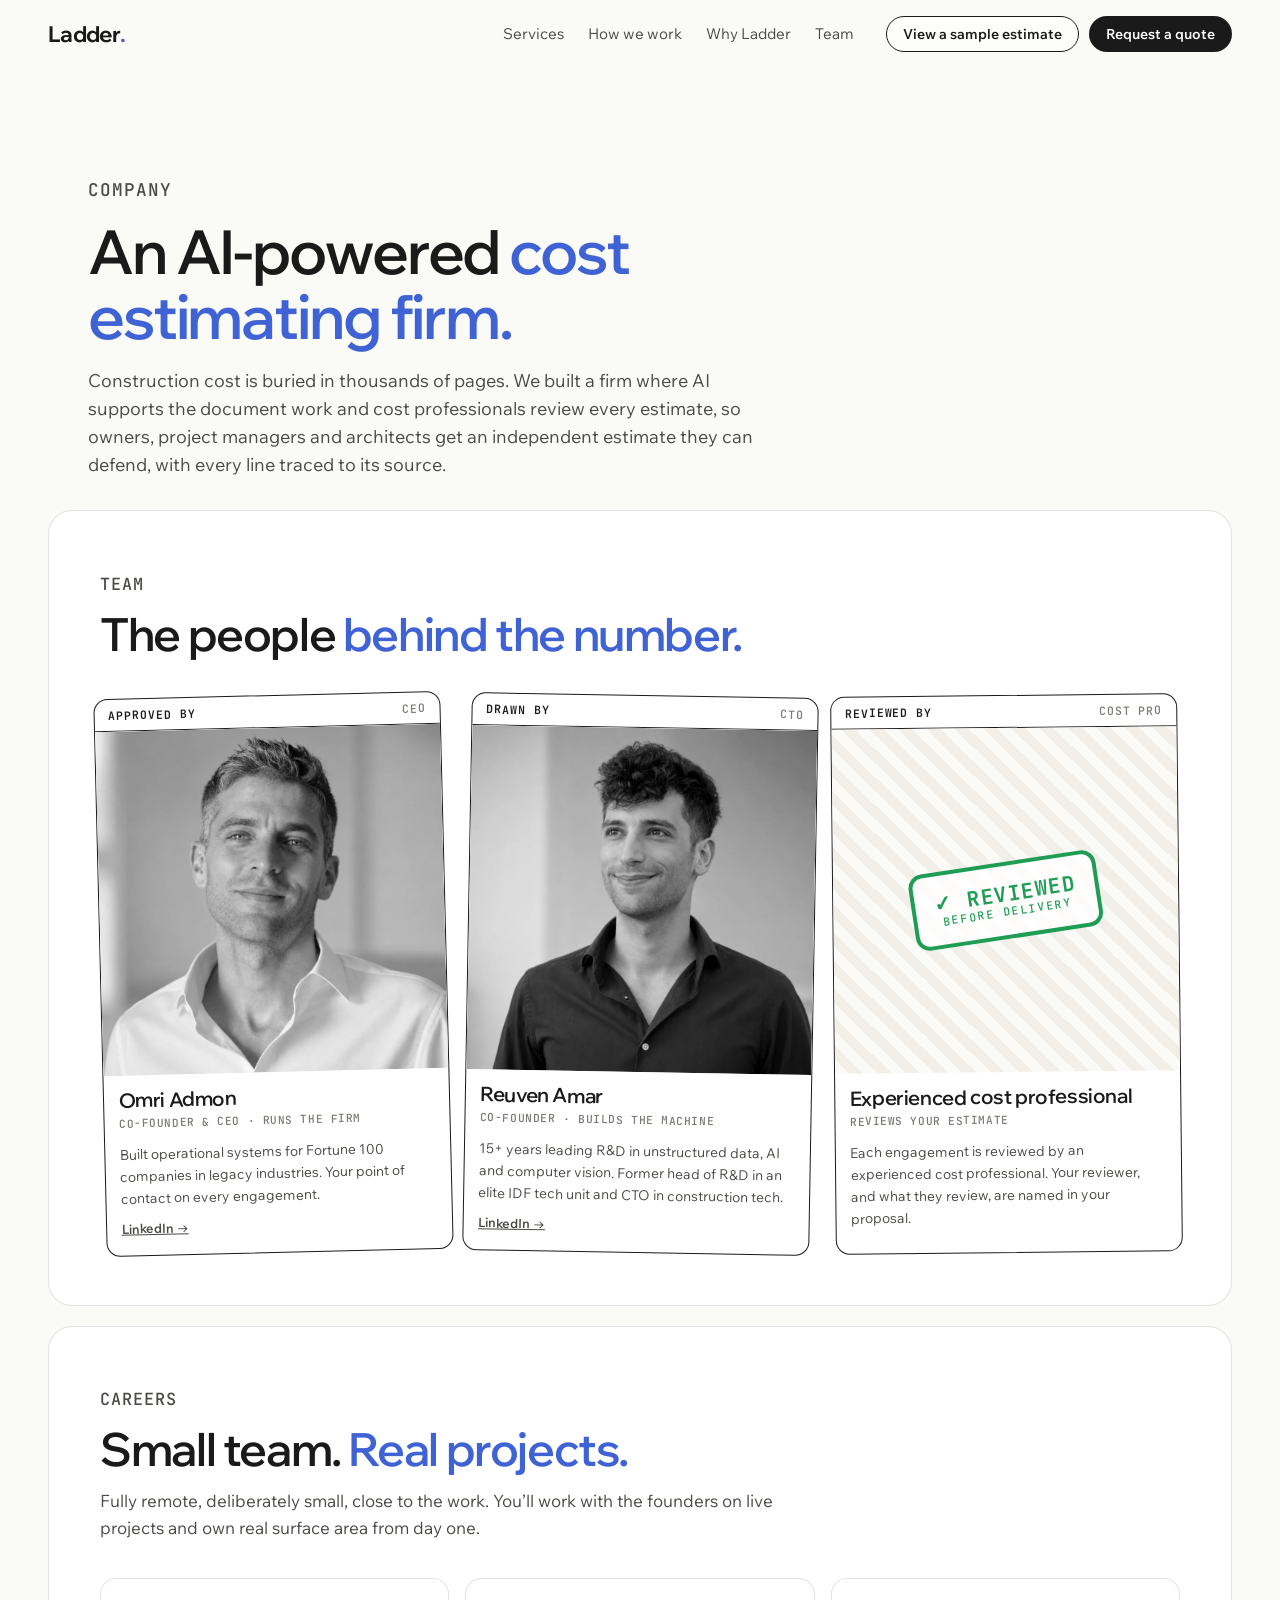
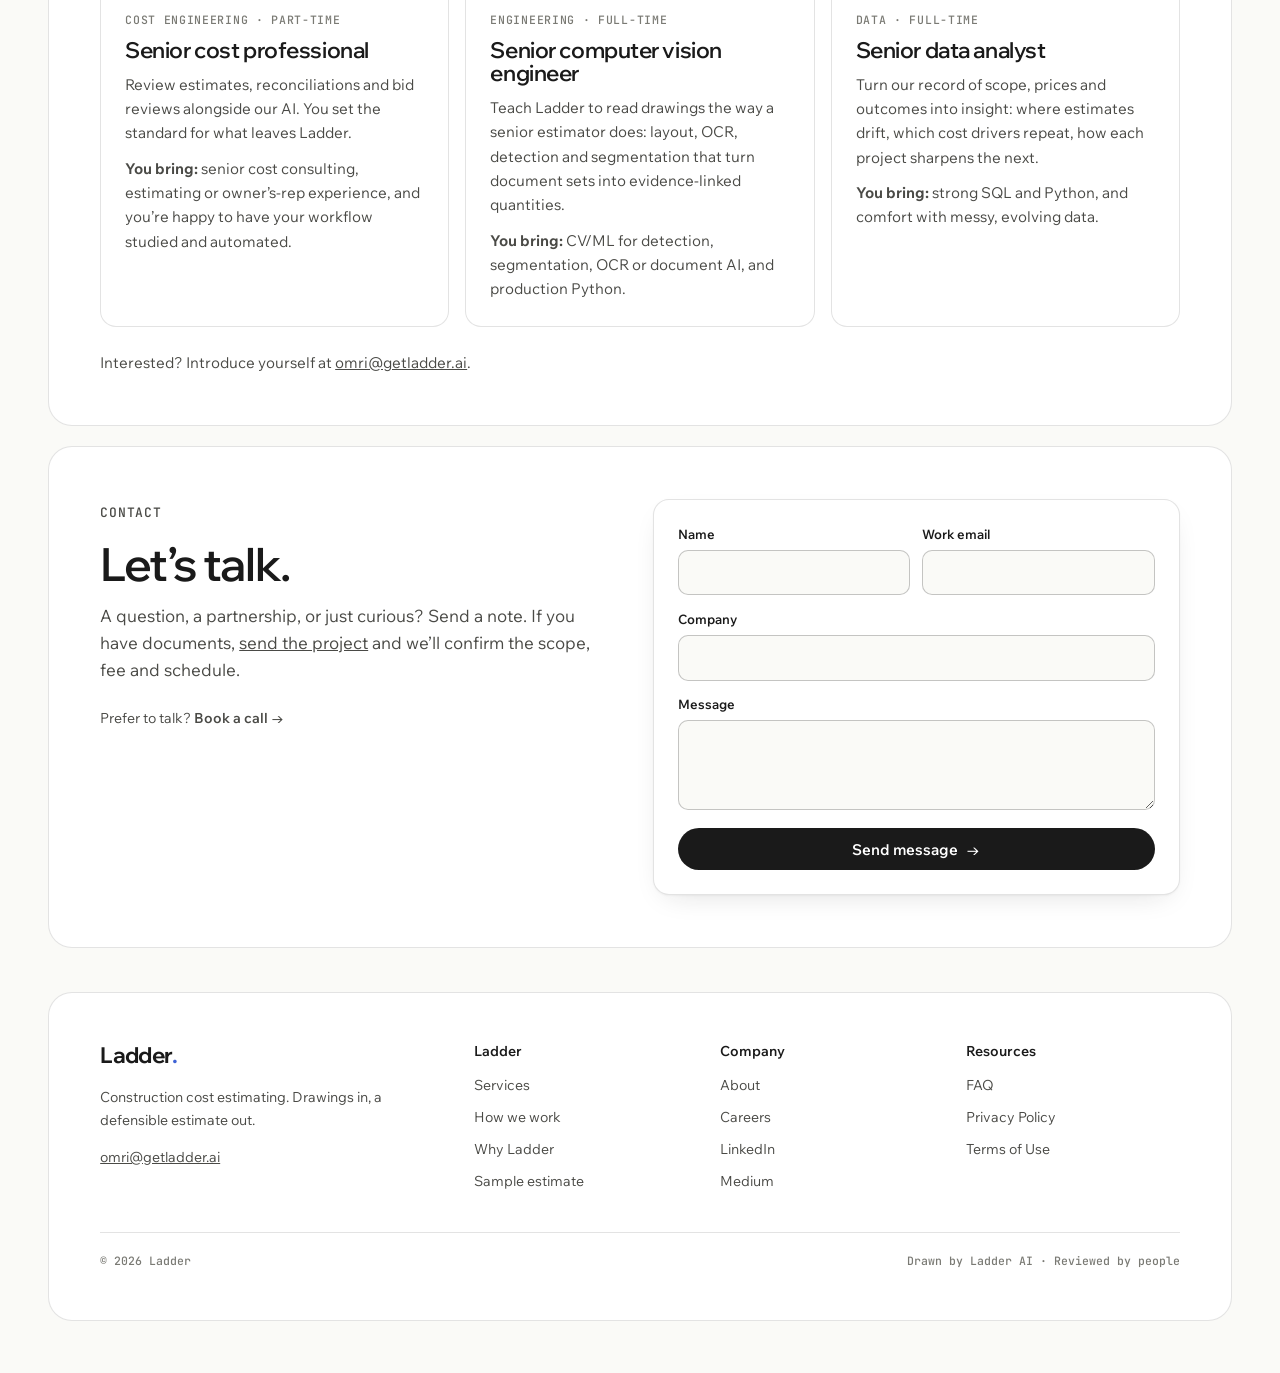
<file: company/index.html>
<!DOCTYPE html>
<html lang="en">
<head>
  <meta name="robots" content="noindex, nofollow" />
  <meta charset="UTF-8" />
  <meta name="viewport" content="width=device-width, initial-scale=1.0" />
  <!-- Google Analytics (GA4) -->
  <script>
    var GA_ID = 'G-2SN38LE7MF';
    (function(){
      var s = document.createElement('script'); s.async = true;
      s.src = 'https://www.googletagmanager.com/gtag/js?id=' + GA_ID;
      document.head.appendChild(s);
    })();
    window.dataLayer = window.dataLayer || [];
    function gtag(){ dataLayer.push(arguments); }
    gtag('js', new Date());
    gtag('config', GA_ID);
  </script>
  <title>Company — Ladder</title>
  <meta name="description" content="Ladder is a construction cost estimating firm. Meet the team, see open roles, and get in touch." />
  <meta name="theme-color" content="#fafaf7" />
  <link rel="icon" type="image/png" sizes="32x32" href="../assets/favicon-32.png" />
  <link rel="apple-touch-icon" sizes="180x180" href="../assets/apple-touch-icon.png" />
  <link rel="preconnect" href="https://fonts.googleapis.com" />
  <link rel="preconnect" href="https://fonts.gstatic.com" crossorigin />
  <link href="https://fonts.googleapis.com/css2?family=Wix+Madefor+Display:wght@500;600;700&family=Wix+Madefor+Text:wght@400;500;600;700&family=JetBrains+Mono:wght@500;600;700&display=swap" rel="stylesheet" />
  <link rel="stylesheet" href="../assets/site.css" />
</head>
<body>

<header class="site-header">
  <div class="topbar">
    <a class="brand" href="../" aria-label="Ladder home">Ladder<span class="accent">.</span></a>
    <button class="burger" id="burger" aria-label="Menu" aria-expanded="false" aria-controls="nav"><span></span><span></span><span></span></button>
    <nav class="nav" id="nav" aria-label="Main">
      <a href="../#services">Services</a>
      <a href="../#how">How we work</a>
      <a href="../approach/">Why Ladder</a>
      <a href="../#team">Team</a>
      <span class="btns">
        <a class="btn btn-outline btn-sm" href="../sample/">View a sample estimate</a>
        <a class="btn btn-dark btn-sm" href="../#start">Request a quote</a>
      </span>
    </nav>
  </div>
</header>

<main id="top">
  <section class="page-hero">
    <p class="eyebrow">Company</p>
    <h1>An AI-powered <span class="accent">cost estimating firm.</span></h1>
    <p>Construction cost is buried in thousands of pages. We built a firm where AI supports the document work and cost professionals review every estimate, so owners, project managers and architects get an independent estimate they can defend, with every line traced to its source.</p>
  </section>

  <section class="section" style="padding-top:0">
    <div class="panel reveal" id="team">
      <div class="panel-head">
        <p class="eyebrow">Team</p>
        <h2>The people <span class="accent">behind the number.</span></h2>
      </div>
      <div class="team">
        <article class="badge" tabindex="0">
          <div class="role-tag">Approved by <span>CEO</span></div>
          <div class="photo"><img src="../assets/team/omri-admon.webp" alt="Omri Admon" loading="lazy" /><div class="ink">APPROVED<small>OWNS THE OUTCOME</small></div></div>
          <div class="meta"><h3>Omri Admon</h3><p>Co-founder &amp; CEO · Runs the firm</p></div>
          <div class="bio">Built operational systems for Fortune 100 companies in legacy industries. Your point of contact on every engagement.<br/><a href="https://www.linkedin.com/in/omri-admon-74405877/" target="_blank" rel="noopener">LinkedIn →</a></div>
        </article>
        <article class="badge" tabindex="0">
          <div class="role-tag">Drawn by <span>CTO</span></div>
          <div class="photo"><img src="../assets/team/reuven-amar.webp" alt="Reuven Amar" loading="lazy" /><div class="ink">DRAWN<small>BY THE MACHINE HE BUILT</small></div></div>
          <div class="meta"><h3>Reuven Amar</h3><p>Co-founder · Builds the machine</p></div>
          <div class="bio">15+ years leading R&amp;D in unstructured data, AI and computer vision. Former head of R&amp;D in an elite IDF tech unit and CTO in construction tech.<br/><a href="https://www.linkedin.com/in/reuven-amar-780b03190/" target="_blank" rel="noopener">LinkedIn →</a></div>
        </article>
        <article class="badge pro" tabindex="0">
          <div class="role-tag">Reviewed by <span>Cost pro</span></div>
          <div class="photo"><div class="big-stamp">✓ REVIEWED<small>BEFORE DELIVERY</small></div></div>
          <div class="meta"><h3>Experienced cost professional</h3><p>Reviews your estimate</p></div>
          <div class="bio">Each engagement is reviewed by an experienced cost professional. Your reviewer, and what they review, are named in your proposal.</div>
        </article>
      </div>
    </div>

    <div class="panel reveal" id="careers">
      <div class="panel-head">
        <p class="eyebrow">Careers</p>
        <h2>Small team. <span class="accent">Real projects.</span></h2>
        <p>Fully remote, deliberately small, close to the work. You’ll work with the founders on live projects and own real surface area from day one.</p>
      </div>
      <div class="grid-3">
        <div class="card"><p class="who">Cost engineering · Part-time</p><h3>Senior cost professional</h3><p>Review estimates, reconciliations and bid reviews alongside our AI. You set the standard for what leaves Ladder.</p><p><strong>You bring:</strong> senior cost consulting, estimating or owner’s-rep experience, and you’re happy to have your workflow studied and automated.</p></div>
        <div class="card"><p class="who">Engineering · Full-time</p><h3>Senior computer vision engineer</h3><p>Teach Ladder to read drawings the way a senior estimator does: layout, OCR, detection and segmentation that turn document sets into evidence-linked quantities.</p><p><strong>You bring:</strong> CV/ML for detection, segmentation, OCR or document AI, and production Python.</p></div>
        <div class="card"><p class="who">Data · Full-time</p><h3>Senior data analyst</h3><p>Turn our record of scope, prices and outcomes into insight: where estimates drift, which cost drivers repeat, how each project sharpens the next.</p><p><strong>You bring:</strong> strong SQL and Python, and comfort with messy, evolving data.</p></div>
      </div>
      <p class="svc-foot">Interested? Introduce yourself at <a href="mailto:omri@getladder.ai">omri@getladder.ai</a>.</p>
    </div>

    <div class="panel reveal" id="contact">
      <div class="lead">
        <div>
          <p class="eyebrow">Contact</p>
          <h2>Let’s talk.</h2>
          <p class="sub">A question, a partnership, or just curious? Send a note. If you have documents, <a href="../#start">send the project</a> and we’ll confirm the scope, fee and schedule.</p>
          <p class="alt-cta">Prefer to talk? <a class="link-arrow" href="https://calendar.app.google/ddxDKCrxcTo2gX5bA" target="_blank" rel="noopener">Book a call →</a></p>
        </div>
        <div class="form">
          <form id="contactForm" data-formspree="https://formspree.io/f/xgobzrwq">
            <input type="hidden" name="_subject" value="Contact from getladder.ai/company" />
            <div class="row">
              <div class="field"><label for="c-name">Name</label><input id="c-name" name="name" autocomplete="name" required /></div>
              <div class="field"><label for="c-email">Work email</label><input id="c-email" type="email" name="email" autocomplete="email" required /></div>
            </div>
            <div class="field"><label for="c-co">Company</label><input id="c-co" name="company" autocomplete="organization" /></div>
            <div class="field"><label for="c-msg">Message</label><textarea id="c-msg" name="message" required></textarea></div>
            <button type="submit" class="btn btn-dark">Send message <span class="arr">→</span></button>
            <p class="err" role="alert">Something went wrong. Email <a href="mailto:omri@getladder.ai">omri@getladder.ai</a> instead.</p>
          </form>
          <div class="ok" role="status"><h3>Got it.</h3><p>We’ll be in touch shortly.</p></div>
        </div>
      </div>
    </div>
  </section>
</main>

<footer class="site-footer">
  <div class="panel">
    <div class="foot-grid">
      <div class="foot-brand">
        <a class="brand" href="../">Ladder<span class="accent">.</span></a>
        <p>Construction cost estimating. Drawings in, a defensible estimate out.</p>
        <p><a href="mailto:omri@getladder.ai">omri@getladder.ai</a></p>
      </div>
      <div>
        <h4>Ladder</h4>
        <ul>
          <li><a href="../#services">Services</a></li>
          <li><a href="../#how">How we work</a></li>
          <li><a href="../approach/">Why Ladder</a></li>
          <li><a href="../sample/">Sample estimate</a></li>
        </ul>
      </div>
      <div>
        <h4>Company</h4>
        <ul>
          <li><a href="../company/">About</a></li>
          <li><a href="../company/#careers">Careers</a></li>
          <li><a href="https://www.linkedin.com/company/ladder-ai/" target="_blank" rel="noopener">LinkedIn</a></li>
          <li><a href="https://medium.com/ladder-ai" target="_blank" rel="noopener">Medium</a></li>
        </ul>
      </div>
      <div>
        <h4>Resources</h4>
        <ul>
          <li><a href="../faq/">FAQ</a></li>
          <li><a href="../privacy-policy/">Privacy Policy</a></li>
          <li><a href="../terms-of-use/">Terms of Use</a></li>
        </ul>
      </div>
    </div>
    <div class="foot-base">
      <span>© <span id="year">2026</span> Ladder</span>
      <span>Drawn by Ladder AI · Reviewed by people</span>
    </div>
  </div>
</footer>

<script src="../assets/site.js"></script>
</body>
</html>
</file>
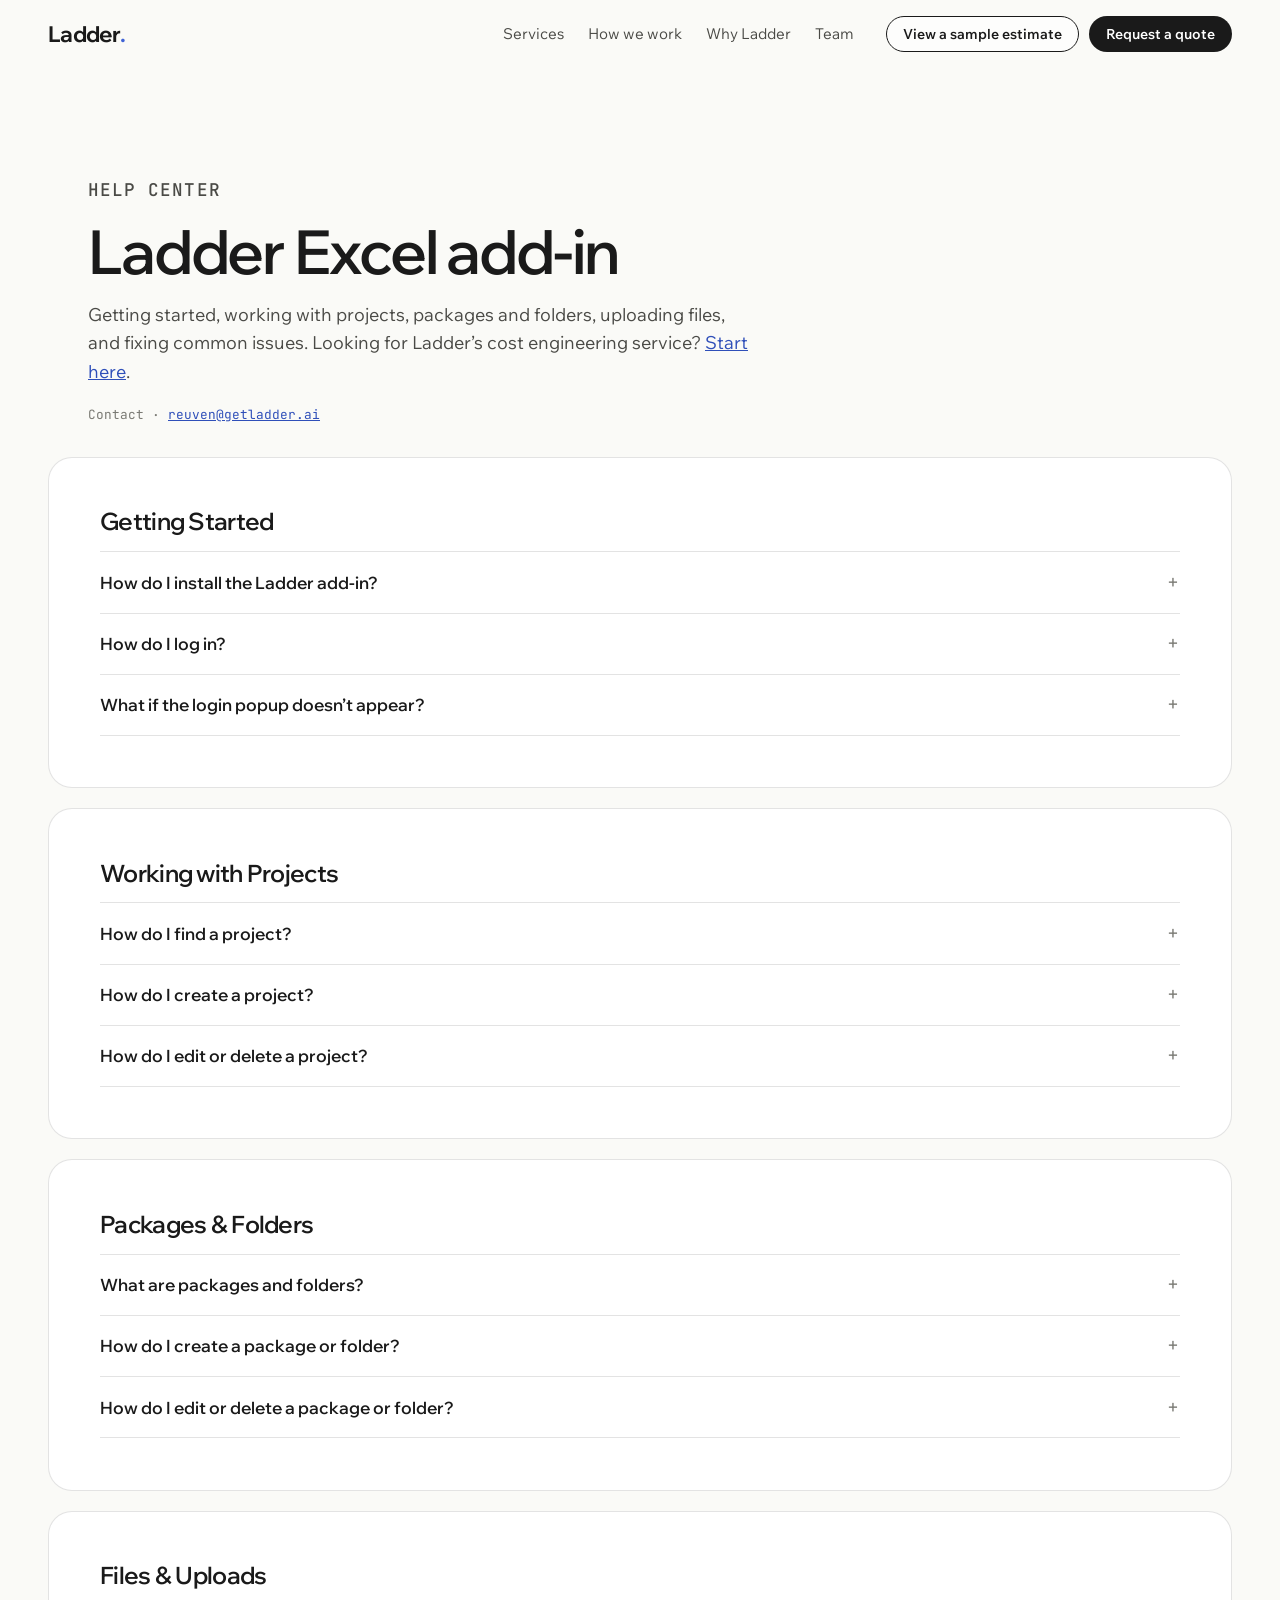
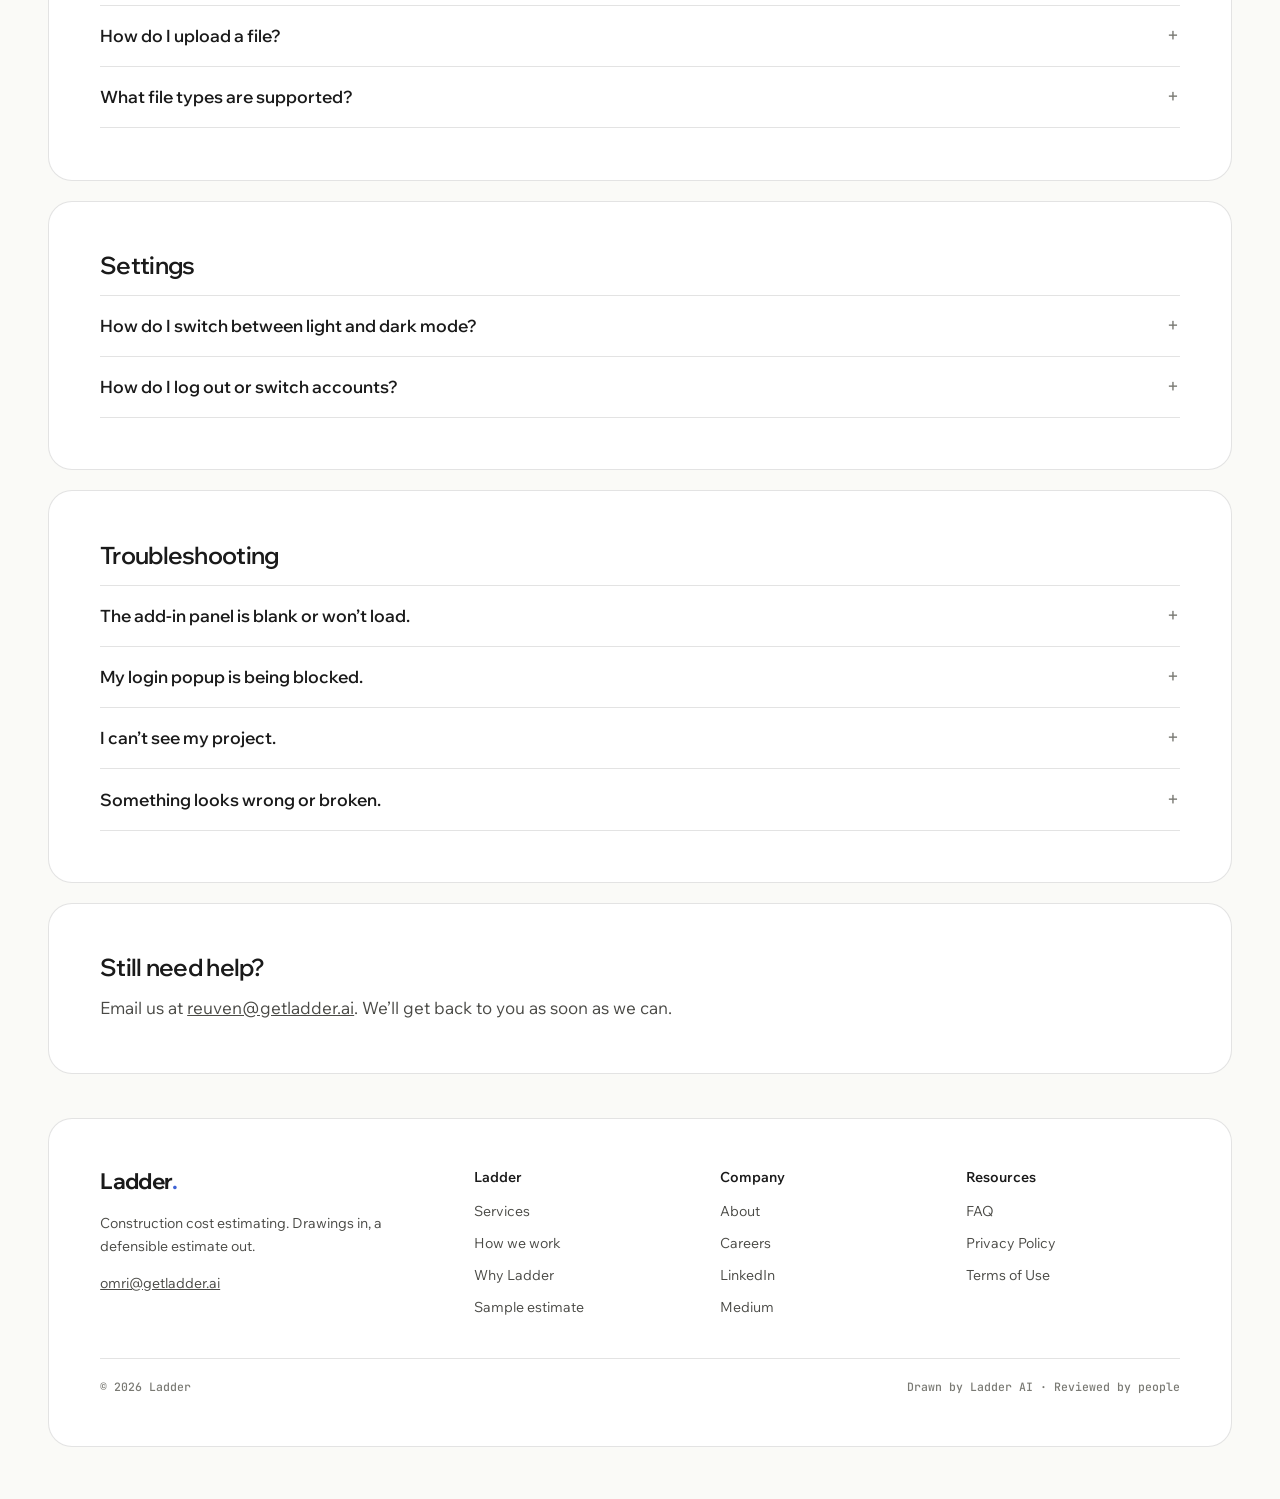
<file: faq/index.html>
<!DOCTYPE html>
<html lang="en">
<head>
  <meta name="robots" content="noindex, nofollow" />
  <meta charset="UTF-8" />
  <meta name="viewport" content="width=device-width, initial-scale=1.0" />
  <!-- Google Analytics (GA4) -->
  <script>
    var GA_ID = 'G-2SN38LE7MF';
    (function(){
      var s = document.createElement('script'); s.async = true;
      s.src = 'https://www.googletagmanager.com/gtag/js?id=' + GA_ID;
      document.head.appendChild(s);
    })();
    window.dataLayer = window.dataLayer || [];
    function gtag(){ dataLayer.push(arguments); }
    gtag('js', new Date());
    gtag('config', GA_ID);
  </script>
  <title>Help center — Ladder</title>
  <meta name="description" content="Help for the Ladder Excel add-in: getting started, projects, packages and folders, uploads and troubleshooting." />
  <meta name="theme-color" content="#fafaf7" />
  <link rel="icon" type="image/png" sizes="32x32" href="../assets/favicon-32.png" />
  <link rel="apple-touch-icon" sizes="180x180" href="../assets/apple-touch-icon.png" />
  <link rel="preconnect" href="https://fonts.googleapis.com" />
  <link rel="preconnect" href="https://fonts.gstatic.com" crossorigin />
  <link href="https://fonts.googleapis.com/css2?family=Wix+Madefor+Display:wght@500;600;700&family=Wix+Madefor+Text:wght@400;500;600;700&family=JetBrains+Mono:wght@500;600;700&display=swap" rel="stylesheet" />
  <link rel="stylesheet" href="../assets/site.css" />
</head>
<body>

<header class="site-header">
  <div class="topbar">
    <a class="brand" href="../" aria-label="Ladder home">Ladder<span class="accent">.</span></a>
    <button class="burger" id="burger" aria-label="Menu" aria-expanded="false" aria-controls="nav"><span></span><span></span><span></span></button>
    <nav class="nav" id="nav" aria-label="Main">
      <a href="../#services">Services</a>
      <a href="../#how">How we work</a>
      <a href="../approach/">Why Ladder</a>
      <a href="../#team">Team</a>
      <span class="btns">
        <a class="btn btn-outline btn-sm" href="../sample/">View a sample estimate</a>
        <a class="btn btn-dark btn-sm" href="../#start">Request a quote</a>
      </span>
    </nav>
  </div>
</header>

<main id="top">
  <section class="page-hero">
    <p class="eyebrow">Help center</p>
    <h1>Ladder Excel add-in</h1>
    <p>Getting started, working with projects, packages and folders, uploading files, and fixing common issues. Looking for Ladder’s cost engineering service? <a href="../">Start here</a>.</p>
    <p class="mono" style="font-size:.8rem;margin-top:1.25rem;color:var(--ink-3)">Contact · <a href="mailto:reuven@getladder.ai">reuven@getladder.ai</a></p>
  </section>
  <section class="section" style="padding-top:0">
    <div class="panel">
      <div class="panel-head" style="margin-bottom:1rem"><h2 style="font-size:1.5rem">Getting Started</h2></div>
      <div class="faq">
        <details>
          <summary>How do I install the Ladder add-in?</summary>
          <div class="a"><p>Your Ladder admin will send you an install link or file. Open Excel, go to Insert → Add-ins, and follow the prompts to add Ladder.</p></div>
        </details>
        <details>
          <summary>How do I log in?</summary>
          <div class="a"><p>Click the Ladder icon in your Excel ribbon to open the task pane, then click “Log in” and sign in with your Ladder account email and password.</p></div>
        </details>
        <details>
          <summary>What if the login popup doesn’t appear?</summary>
          <div class="a"><p>Your browser or Excel may be blocking popups. Allow popups from getladder.ai in your browser settings, then try again.</p></div>
        </details>
      </div>
    </div>
    <div class="panel">
      <div class="panel-head" style="margin-bottom:1rem"><h2 style="font-size:1.5rem">Working with Projects</h2></div>
      <div class="faq">
        <details>
          <summary>How do I find a project?</summary>
          <div class="a"><p>The home screen shows your recent projects. Use the search bar at the top to find one by name.</p></div>
        </details>
        <details>
          <summary>How do I create a project?</summary>
          <div class="a"><p>On the home screen, click “New Project,” enter a name, and click “Create.”</p></div>
        </details>
        <details>
          <summary>How do I edit or delete a project?</summary>
          <div class="a"><p>Open the project and use the edit (pencil) icon to rename it, or the project menu to delete it. Deleting a project is permanent — everything inside it goes too.</p></div>
        </details>
      </div>
    </div>
    <div class="panel">
      <div class="panel-head" style="margin-bottom:1rem"><h2 style="font-size:1.5rem">Packages &amp; Folders</h2></div>
      <div class="faq">
        <details>
          <summary>What are packages and folders?</summary>
          <div class="a"><p>Packages are the main containers for your bid documents. Folders let you organize files within a package — think of packages as drawers and folders as dividers inside them.</p></div>
        </details>
        <details>
          <summary>How do I create a package or folder?</summary>
          <div class="a"><p>Open a project and click “New Package,” or open a package and click “New Folder.” Enter a name and click “Create.”</p></div>
        </details>
        <details>
          <summary>How do I edit or delete a package or folder?</summary>
          <div class="a"><p>Click the three-dot menu (⋯) next to its name and choose “Edit” or “Delete.” Deleting removes everything inside it.</p></div>
        </details>
      </div>
    </div>
    <div class="panel">
      <div class="panel-head" style="margin-bottom:1rem"><h2 style="font-size:1.5rem">Files &amp; Uploads</h2></div>
      <div class="faq">
        <details>
          <summary>How do I upload a file?</summary>
          <div class="a"><p>Open a package or folder, click “Upload,” select a PDF from your computer, and click “Open.”</p></div>
        </details>
        <details>
          <summary>What file types are supported?</summary>
          <div class="a"><p>PDF only. Maximum file size is 50MB.</p></div>
        </details>
      </div>
    </div>
    <div class="panel">
      <div class="panel-head" style="margin-bottom:1rem"><h2 style="font-size:1.5rem">Settings</h2></div>
      <div class="faq">
        <details>
          <summary>How do I switch between light and dark mode?</summary>
          <div class="a"><p>Click the moon/sun icon in the top-right corner of the task pane.</p></div>
        </details>
        <details>
          <summary>How do I log out or switch accounts?</summary>
          <div class="a"><p>Open the account menu in the task pane and select “Log out.”</p></div>
        </details>
      </div>
    </div>
    <div class="panel">
      <div class="panel-head" style="margin-bottom:1rem"><h2 style="font-size:1.5rem">Troubleshooting</h2></div>
      <div class="faq">
        <details>
          <summary>The add-in panel is blank or won’t load.</summary>
          <div class="a"><p>Close and reopen the task pane, or refresh Excel. If that doesn’t help, sign out of Excel and sign back in.</p></div>
        </details>
        <details>
          <summary>My login popup is being blocked.</summary>
          <div class="a"><p>Allow popups from getladder.ai in your browser. In Chrome, click the blocked popup icon in the address bar and select “Always allow.”</p></div>
        </details>
        <details>
          <summary>I can’t see my project.</summary>
          <div class="a"><p>Make sure you’re logged in with the right account. Try the search bar — it may not show up in recent projects if it’s been a while.</p></div>
        </details>
        <details>
          <summary>Something looks wrong or broken.</summary>
          <div class="a"><p>Try logging out and back in. If the problem continues, email us at <a href="mailto:reuven@getladder.ai">reuven@getladder.ai</a>.</p></div>
        </details>
      </div>
    </div>
    <div class="panel">
      <div class="panel-head" style="margin-bottom:0"><h2 style="font-size:1.5rem">Still need help?</h2>
      <p>Email us at <a href="mailto:reuven@getladder.ai">reuven@getladder.ai</a>. We’ll get back to you as soon as we can.</p></div>
    </div>
  </section>
</main>

<footer class="site-footer">
  <div class="panel">
    <div class="foot-grid">
      <div class="foot-brand">
        <a class="brand" href="../">Ladder<span class="accent">.</span></a>
        <p>Construction cost estimating. Drawings in, a defensible estimate out.</p>
        <p><a href="mailto:omri@getladder.ai">omri@getladder.ai</a></p>
      </div>
      <div>
        <h4>Ladder</h4>
        <ul>
          <li><a href="../#services">Services</a></li>
          <li><a href="../#how">How we work</a></li>
          <li><a href="../approach/">Why Ladder</a></li>
          <li><a href="../sample/">Sample estimate</a></li>
        </ul>
      </div>
      <div>
        <h4>Company</h4>
        <ul>
          <li><a href="../company/">About</a></li>
          <li><a href="../company/#careers">Careers</a></li>
          <li><a href="https://www.linkedin.com/company/ladder-ai/" target="_blank" rel="noopener">LinkedIn</a></li>
          <li><a href="https://medium.com/ladder-ai" target="_blank" rel="noopener">Medium</a></li>
        </ul>
      </div>
      <div>
        <h4>Resources</h4>
        <ul>
          <li><a href="../faq/">FAQ</a></li>
          <li><a href="../privacy-policy/">Privacy Policy</a></li>
          <li><a href="../terms-of-use/">Terms of Use</a></li>
        </ul>
      </div>
    </div>
    <div class="foot-base">
      <span>© <span id="year">2026</span> Ladder</span>
      <span>Drawn by Ladder AI · Reviewed by people</span>
    </div>
  </div>
</footer>

<script src="../assets/site.js"></script>
</body>
</html>
</file>
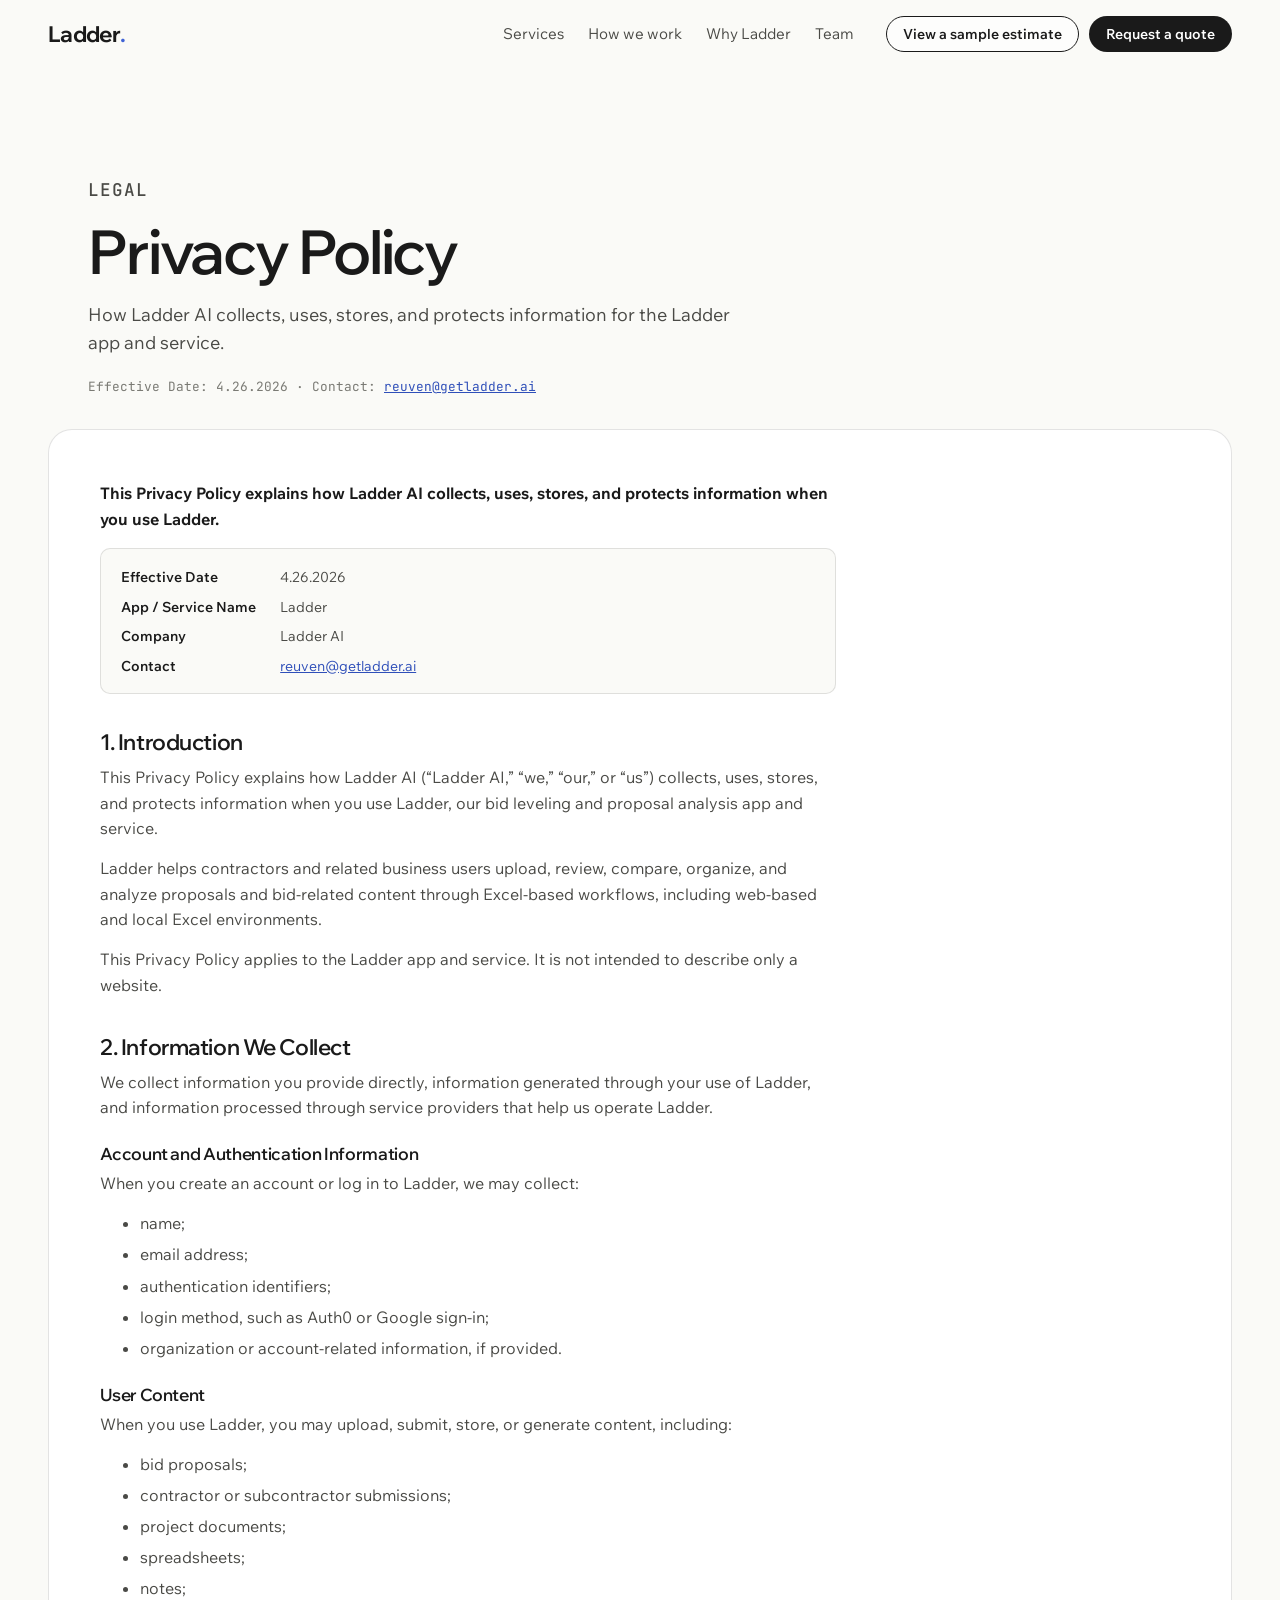
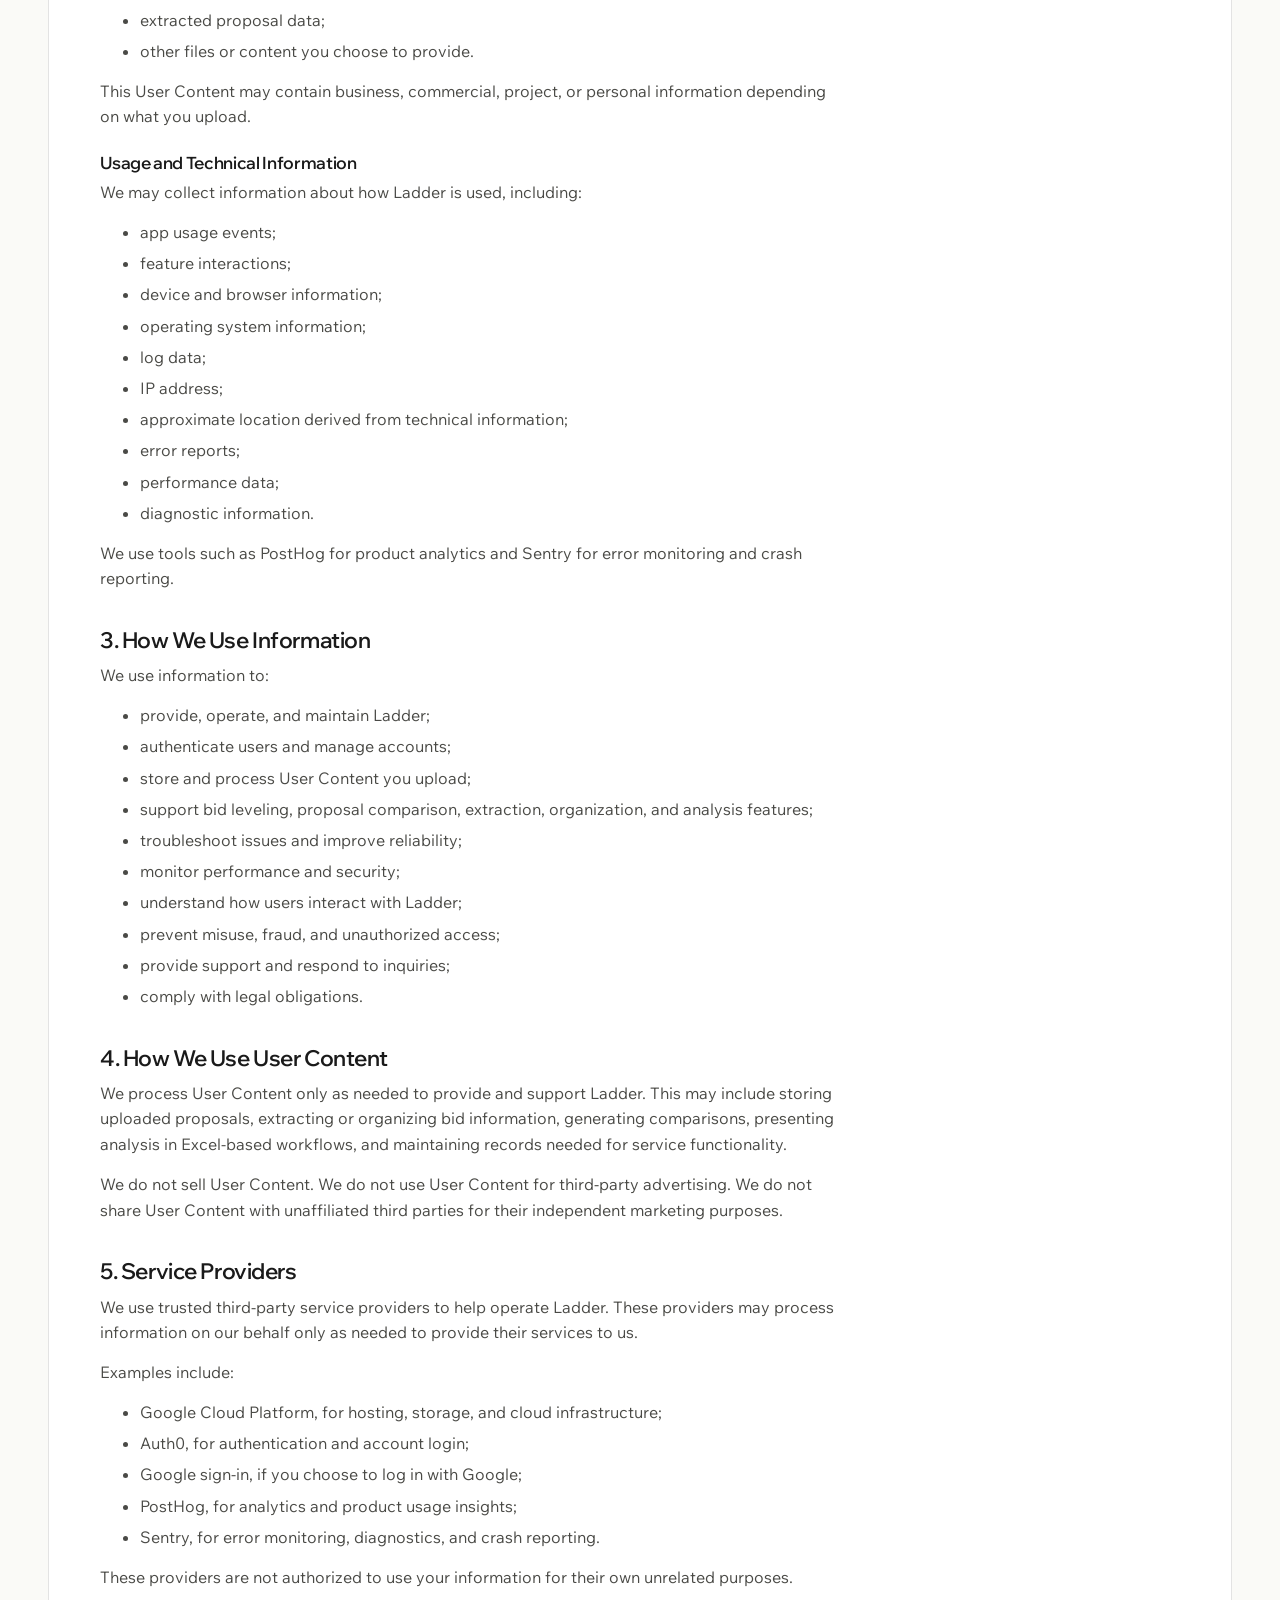
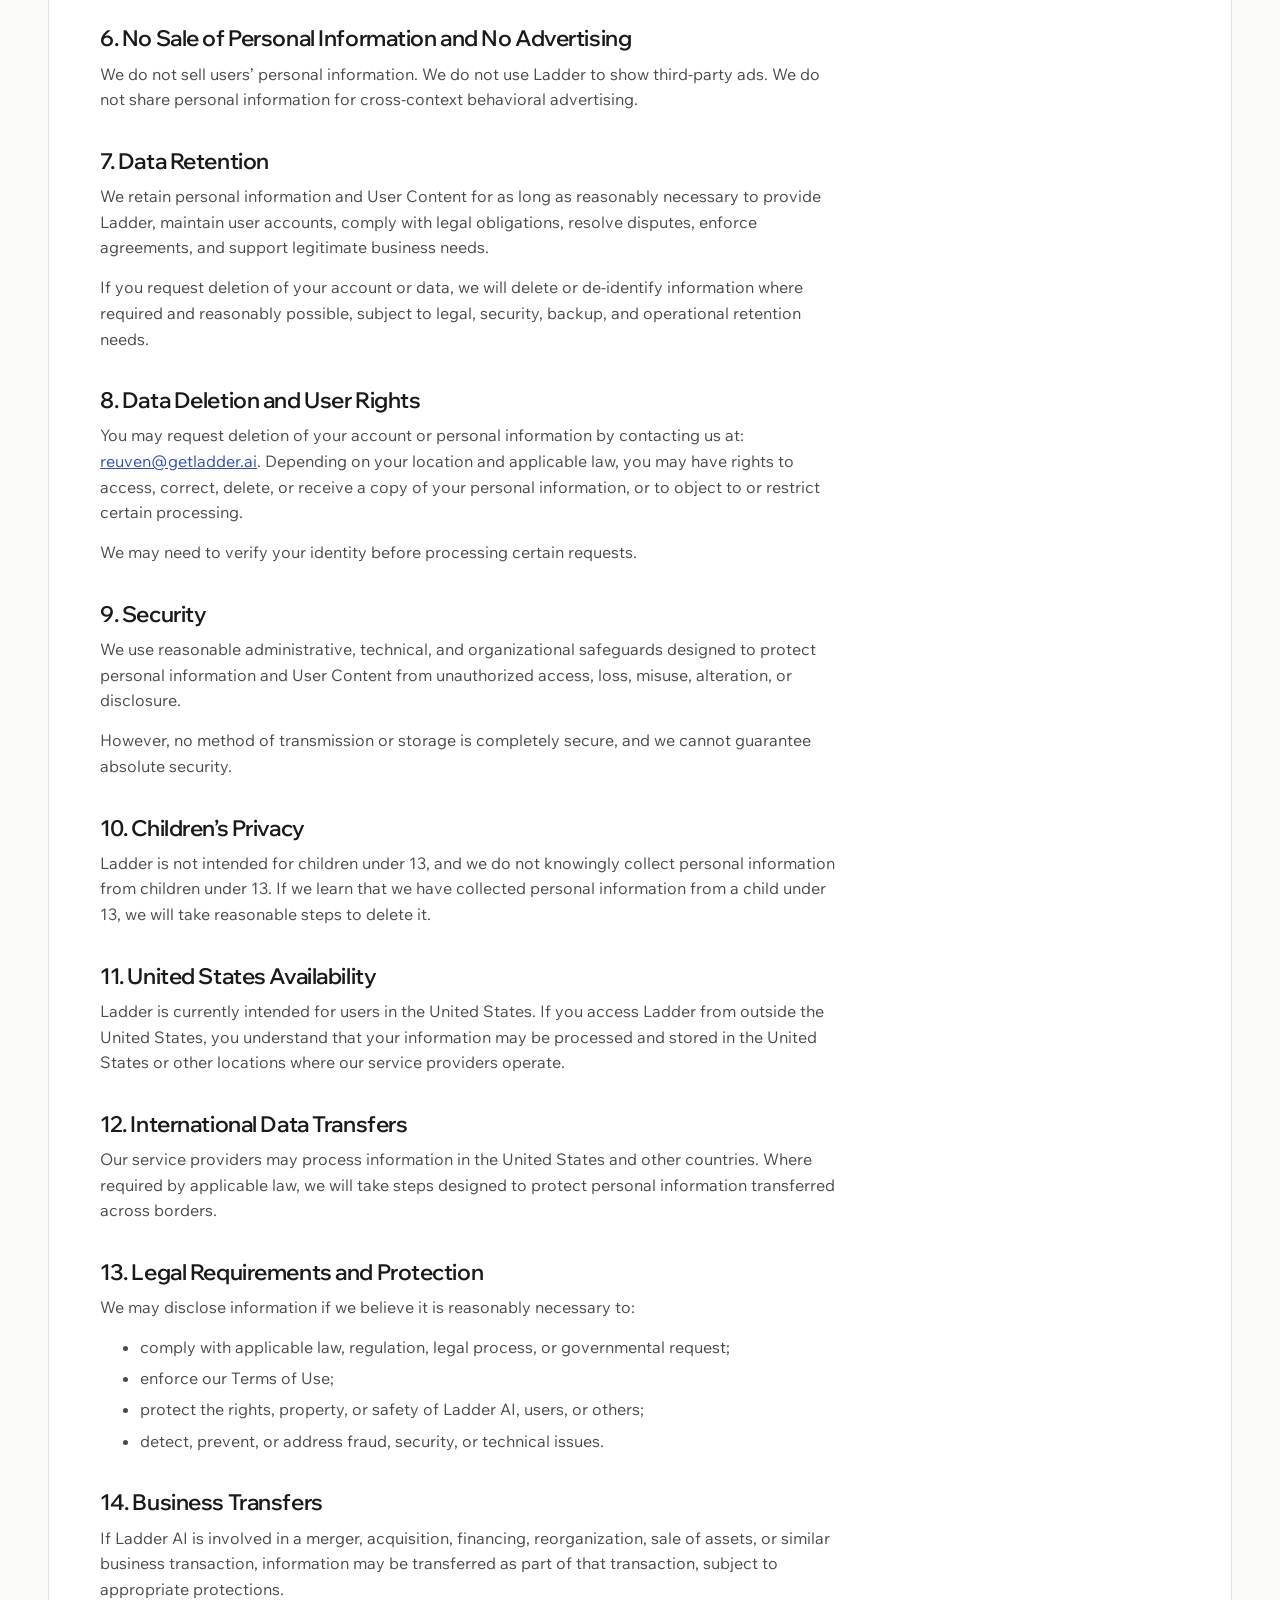
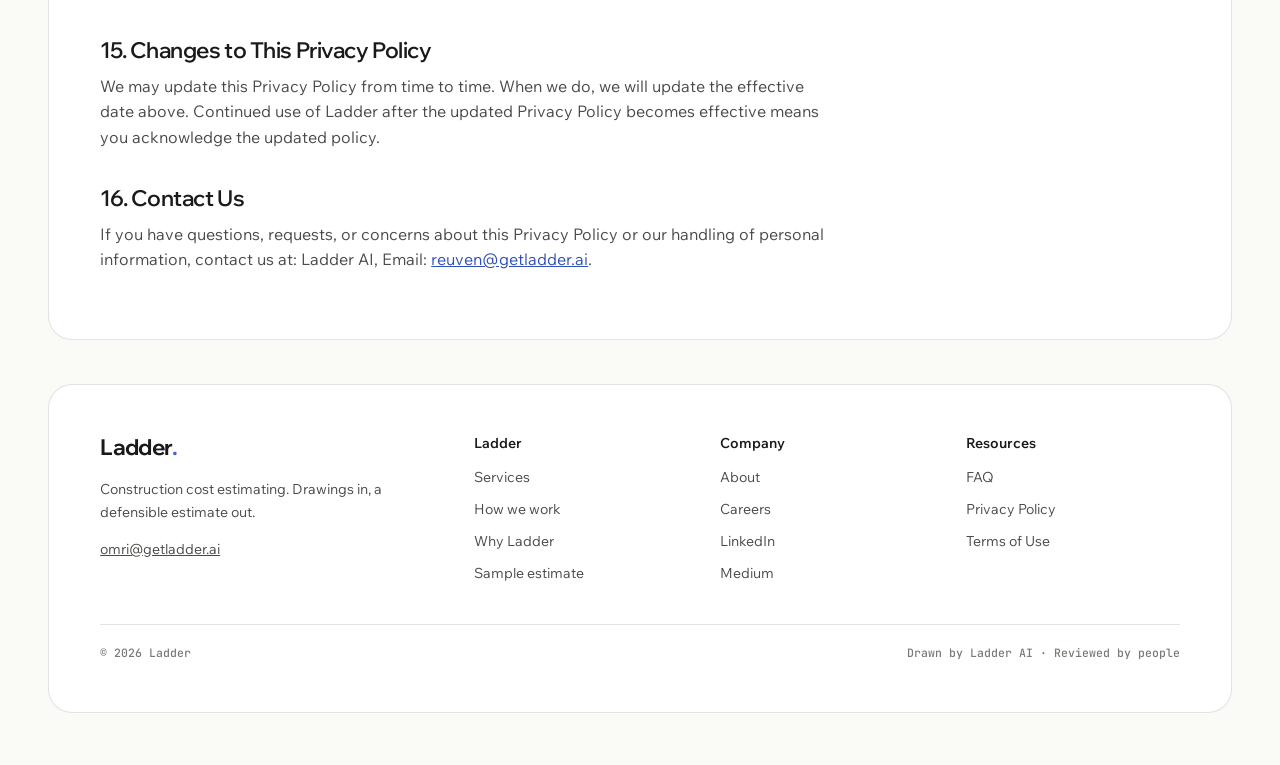
<file: privacy-policy/index.html>
<!DOCTYPE html>
<html lang="en">
<head>
  <meta name="robots" content="noindex, nofollow" />
  <meta charset="UTF-8" />
  <meta name="viewport" content="width=device-width, initial-scale=1.0" />
  <!-- Google Analytics (GA4) -->
  <script>
    var GA_ID = 'G-2SN38LE7MF';
    (function(){
      var s = document.createElement('script'); s.async = true;
      s.src = 'https://www.googletagmanager.com/gtag/js?id=' + GA_ID;
      document.head.appendChild(s);
    })();
    window.dataLayer = window.dataLayer || [];
    function gtag(){ dataLayer.push(arguments); }
    gtag('js', new Date());
    gtag('config', GA_ID);
  </script>
  <title>Privacy Policy — Ladder</title>
  <meta name="description" content="How Ladder AI collects, uses, stores, and protects information for the Ladder app and service." />
  <meta name="theme-color" content="#fafaf7" />
  <link rel="icon" type="image/png" sizes="32x32" href="../assets/favicon-32.png" />
  <link rel="apple-touch-icon" sizes="180x180" href="../assets/apple-touch-icon.png" />
  <link rel="preconnect" href="https://fonts.googleapis.com" />
  <link rel="preconnect" href="https://fonts.gstatic.com" crossorigin />
  <link href="https://fonts.googleapis.com/css2?family=Wix+Madefor+Display:wght@500;600;700&family=Wix+Madefor+Text:wght@400;500;600;700&family=JetBrains+Mono:wght@500;600;700&display=swap" rel="stylesheet" />
  <link rel="stylesheet" href="../assets/site.css" />
</head>
<body>

<header class="site-header">
  <div class="topbar">
    <a class="brand" href="../" aria-label="Ladder home">Ladder<span class="accent">.</span></a>
    <button class="burger" id="burger" aria-label="Menu" aria-expanded="false" aria-controls="nav"><span></span><span></span><span></span></button>
    <nav class="nav" id="nav" aria-label="Main">
      <a href="../#services">Services</a>
      <a href="../#how">How we work</a>
      <a href="../approach/">Why Ladder</a>
      <a href="../#team">Team</a>
      <span class="btns">
        <a class="btn btn-outline btn-sm" href="../sample/">View a sample estimate</a>
        <a class="btn btn-dark btn-sm" href="../#start">Request a quote</a>
      </span>
    </nav>
  </div>
</header>

<main id="top">
  <section class="page-hero">
    <p class="eyebrow">Legal</p>
    <h1>Privacy Policy</h1>
    <p>How Ladder AI collects, uses, stores, and protects information for the Ladder app and service.</p>
    <p class="mono" style="font-size:.8rem;margin-top:1.25rem;color:var(--ink-3)">Effective Date: 4.26.2026 · Contact: <a href="mailto:reuven@getladder.ai">reuven@getladder.ai</a></p>
  </section>
  <section class="section" style="padding-top:0">
    <div class="panel"><div class="prose">

  <p><strong>This Privacy Policy explains how Ladder AI collects, uses, stores, and protects information when you use Ladder.</strong></p>
  <dl class="kv">
    <dt>Effective Date</dt><dd>4.26.2026</dd>
    <dt>App / Service Name</dt><dd>Ladder</dd>
    <dt>Company</dt><dd>Ladder AI</dd>
    <dt>Contact</dt><dd><a href="mailto:reuven@getladder.ai">reuven@getladder.ai</a></dd>
  </dl>

<h2>1. Introduction</h2>
<p>This Privacy Policy explains how Ladder AI (“Ladder AI,” “we,” “our,” or “us”) collects, uses, stores, and protects information when you use Ladder, our bid leveling and proposal analysis app and service.</p>
<p>Ladder helps contractors and related business users upload, review, compare, organize, and analyze proposals and bid-related content through Excel-based workflows, including web-based and local Excel environments.</p>
<p>This Privacy Policy applies to the Ladder app and service. It is not intended to describe only a website.</p>


<h2>2. Information We Collect</h2>
<p>We collect information you provide directly, information generated through your use of Ladder, and information processed through service providers that help us operate Ladder.</p>


<h3>Account and Authentication Information</h3>
<p>When you create an account or log in to Ladder, we may collect:</p>
<ul>
<li>name;</li>
<li>email address;</li>
<li>authentication identifiers;</li>
<li>login method, such as Auth0 or Google sign-in;</li>
<li>organization or account-related information, if provided.</li>
</ul>


<h3>User Content</h3>
<p>When you use Ladder, you may upload, submit, store, or generate content, including:</p>
<ul>
<li>bid proposals;</li>
<li>contractor or subcontractor submissions;</li>
<li>project documents;</li>
<li>spreadsheets;</li>
<li>notes;</li>
<li>extracted proposal data;</li>
<li>other files or content you choose to provide.</li>
</ul>
<p>This User Content may contain business, commercial, project, or personal information depending on what you upload.</p>


<h3>Usage and Technical Information</h3>
<p>We may collect information about how Ladder is used, including:</p>
<ul>
<li>app usage events;</li>
<li>feature interactions;</li>
<li>device and browser information;</li>
<li>operating system information;</li>
<li>log data;</li>
<li>IP address;</li>
<li>approximate location derived from technical information;</li>
<li>error reports;</li>
<li>performance data;</li>
<li>diagnostic information.</li>
</ul>
<p>We use tools such as PostHog for product analytics and Sentry for error monitoring and crash reporting.</p>


<h2>3. How We Use Information</h2>
<p>We use information to:</p>
<ul>
<li>provide, operate, and maintain Ladder;</li>
<li>authenticate users and manage accounts;</li>
<li>store and process User Content you upload;</li>
<li>support bid leveling, proposal comparison, extraction, organization, and analysis features;</li>
<li>troubleshoot issues and improve reliability;</li>
<li>monitor performance and security;</li>
<li>understand how users interact with Ladder;</li>
<li>prevent misuse, fraud, and unauthorized access;</li>
<li>provide support and respond to inquiries;</li>
<li>comply with legal obligations.</li>
</ul>


<h2>4. How We Use User Content</h2>
<p>We process User Content only as needed to provide and support Ladder. This may include storing uploaded proposals, extracting or organizing bid information, generating comparisons, presenting analysis in Excel-based workflows, and maintaining records needed for service functionality.</p>
<p>We do not sell User Content. We do not use User Content for third-party advertising. We do not share User Content with unaffiliated third parties for their independent marketing purposes.</p>


<h2>5. Service Providers</h2>
<p>We use trusted third-party service providers to help operate Ladder. These providers may process information on our behalf only as needed to provide their services to us.</p>
<p>Examples include:</p>
<ul>
<li>Google Cloud Platform, for hosting, storage, and cloud infrastructure;</li>
<li>Auth0, for authentication and account login;</li>
<li>Google sign-in, if you choose to log in with Google;</li>
<li>PostHog, for analytics and product usage insights;</li>
<li>Sentry, for error monitoring, diagnostics, and crash reporting.</li>
</ul>
<p>These providers are not authorized to use your information for their own unrelated purposes.</p>


<h2>6. No Sale of Personal Information and No Advertising</h2>
<p>We do not sell users’ personal information. We do not use Ladder to show third-party ads. We do not share personal information for cross-context behavioral advertising.</p>


<h2>7. Data Retention</h2>
<p>We retain personal information and User Content for as long as reasonably necessary to provide Ladder, maintain user accounts, comply with legal obligations, resolve disputes, enforce agreements, and support legitimate business needs.</p>
<p>If you request deletion of your account or data, we will delete or de-identify information where required and reasonably possible, subject to legal, security, backup, and operational retention needs.</p>


<h2>8. Data Deletion and User Rights</h2>
<p>You may request deletion of your account or personal information by contacting us at: <a href="mailto:reuven@getladder.ai">reuven@getladder.ai</a>. Depending on your location and applicable law, you may have rights to access, correct, delete, or receive a copy of your personal information, or to object to or restrict certain processing.</p>
<p>We may need to verify your identity before processing certain requests.</p>


<h2>9. Security</h2>
<p>We use reasonable administrative, technical, and organizational safeguards designed to protect personal information and User Content from unauthorized access, loss, misuse, alteration, or disclosure.</p>
<p>However, no method of transmission or storage is completely secure, and we cannot guarantee absolute security.</p>


<h2>10. Children’s Privacy</h2>
<p>Ladder is not intended for children under 13, and we do not knowingly collect personal information from children under 13. If we learn that we have collected personal information from a child under 13, we will take reasonable steps to delete it.</p>


<h2>11. United States Availability</h2>
<p>Ladder is currently intended for users in the United States. If you access Ladder from outside the United States, you understand that your information may be processed and stored in the United States or other locations where our service providers operate.</p>


<h2>12. International Data Transfers</h2>
<p>Our service providers may process information in the United States and other countries. Where required by applicable law, we will take steps designed to protect personal information transferred across borders.</p>


<h2>13. Legal Requirements and Protection</h2>
<p>We may disclose information if we believe it is reasonably necessary to:</p>
<ul>
<li>comply with applicable law, regulation, legal process, or governmental request;</li>
<li>enforce our Terms of Use;</li>
<li>protect the rights, property, or safety of Ladder AI, users, or others;</li>
<li>detect, prevent, or address fraud, security, or technical issues.</li>
</ul>


<h2>14. Business Transfers</h2>
<p>If Ladder AI is involved in a merger, acquisition, financing, reorganization, sale of assets, or similar business transaction, information may be transferred as part of that transaction, subject to appropriate protections.</p>


<h2>15. Changes to This Privacy Policy</h2>
<p>We may update this Privacy Policy from time to time. When we do, we will update the effective date above. Continued use of Ladder after the updated Privacy Policy becomes effective means you acknowledge the updated policy.</p>


<h2>16. Contact Us</h2>
<p>If you have questions, requests, or concerns about this Privacy Policy or our handling of personal information, contact us at: Ladder AI, Email: <a href="mailto:reuven@getladder.ai">reuven@getladder.ai</a>.</p>


    </div></div>
  </section>
</main>

<footer class="site-footer">
  <div class="panel">
    <div class="foot-grid">
      <div class="foot-brand">
        <a class="brand" href="../">Ladder<span class="accent">.</span></a>
        <p>Construction cost estimating. Drawings in, a defensible estimate out.</p>
        <p><a href="mailto:omri@getladder.ai">omri@getladder.ai</a></p>
      </div>
      <div>
        <h4>Ladder</h4>
        <ul>
          <li><a href="../#services">Services</a></li>
          <li><a href="../#how">How we work</a></li>
          <li><a href="../approach/">Why Ladder</a></li>
          <li><a href="../sample/">Sample estimate</a></li>
        </ul>
      </div>
      <div>
        <h4>Company</h4>
        <ul>
          <li><a href="../company/">About</a></li>
          <li><a href="../company/#careers">Careers</a></li>
          <li><a href="https://www.linkedin.com/company/ladder-ai/" target="_blank" rel="noopener">LinkedIn</a></li>
          <li><a href="https://medium.com/ladder-ai" target="_blank" rel="noopener">Medium</a></li>
        </ul>
      </div>
      <div>
        <h4>Resources</h4>
        <ul>
          <li><a href="../faq/">FAQ</a></li>
          <li><a href="../privacy-policy/">Privacy Policy</a></li>
          <li><a href="../terms-of-use/">Terms of Use</a></li>
        </ul>
      </div>
    </div>
    <div class="foot-base">
      <span>© <span id="year">2026</span> Ladder</span>
      <span>Drawn by Ladder AI · Reviewed by people</span>
    </div>
  </div>
</footer>

<script src="../assets/site.js"></script>
</body>
</html>
</file>
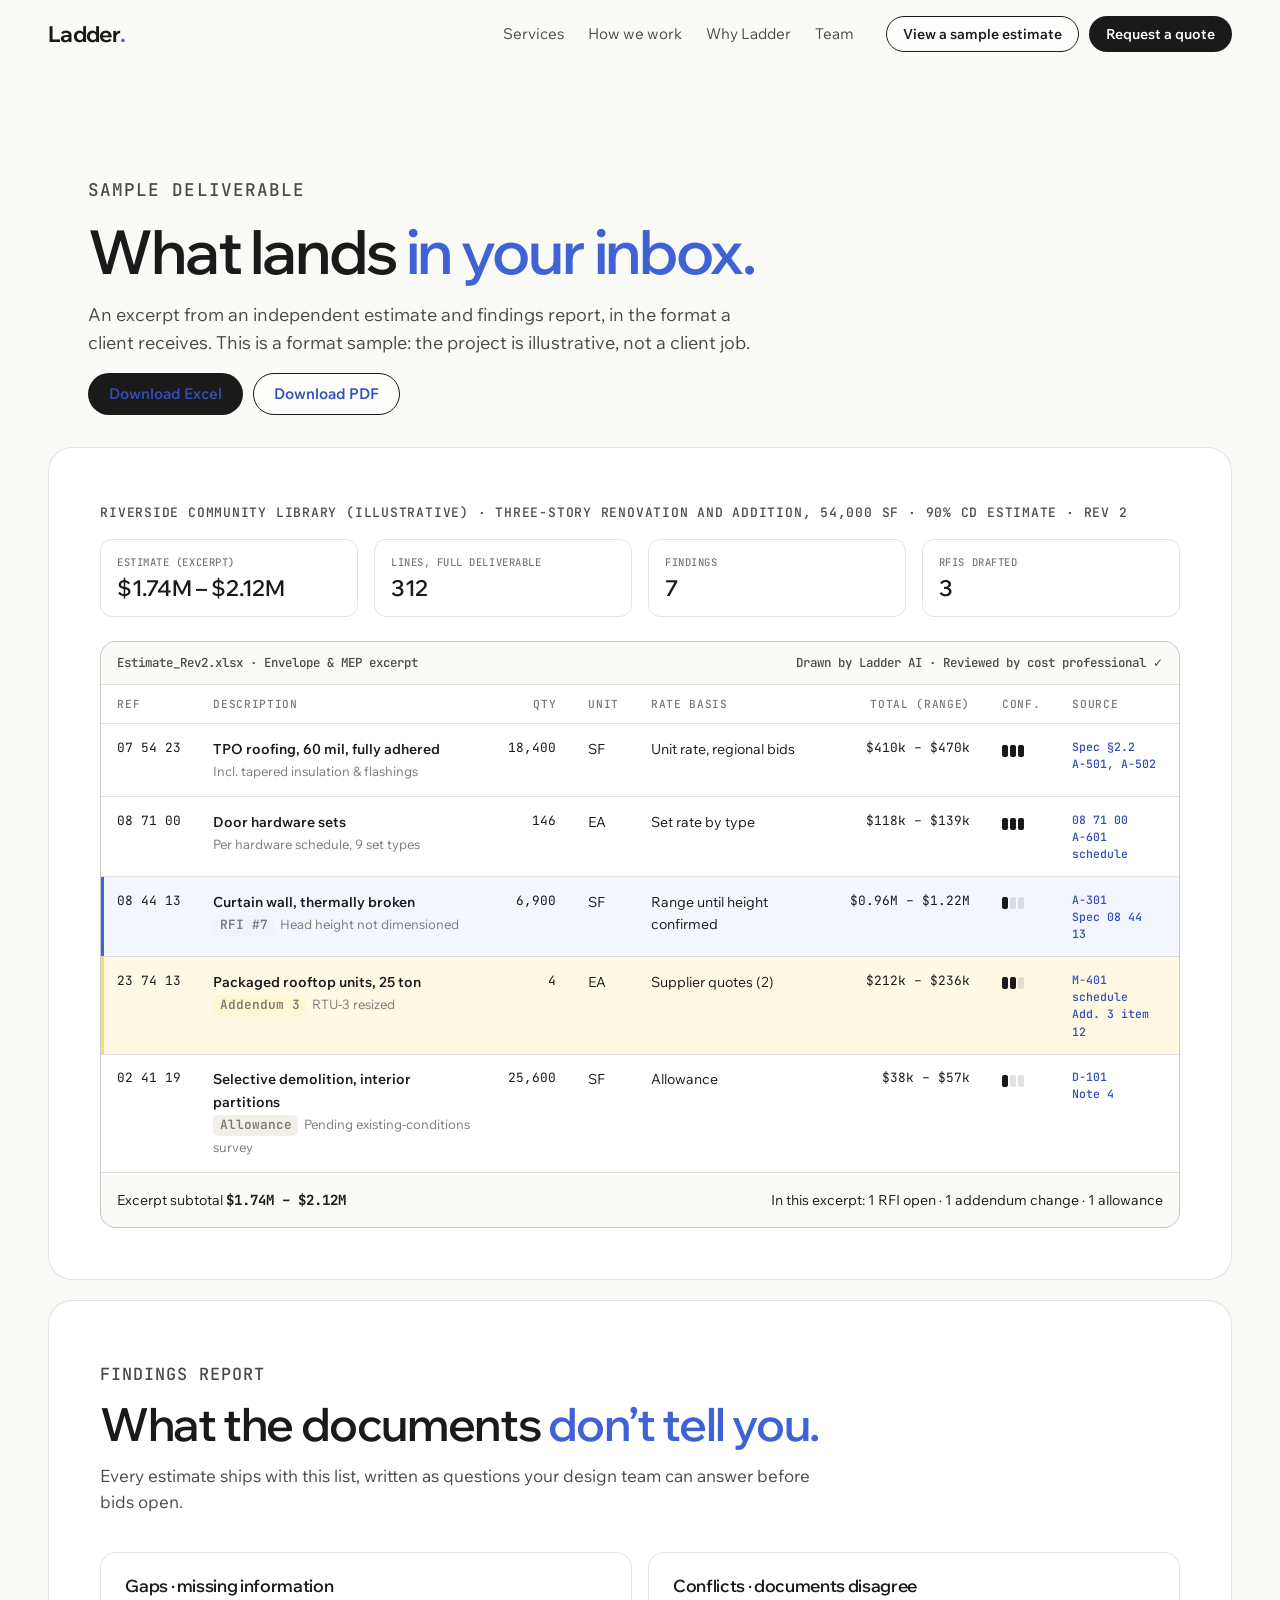
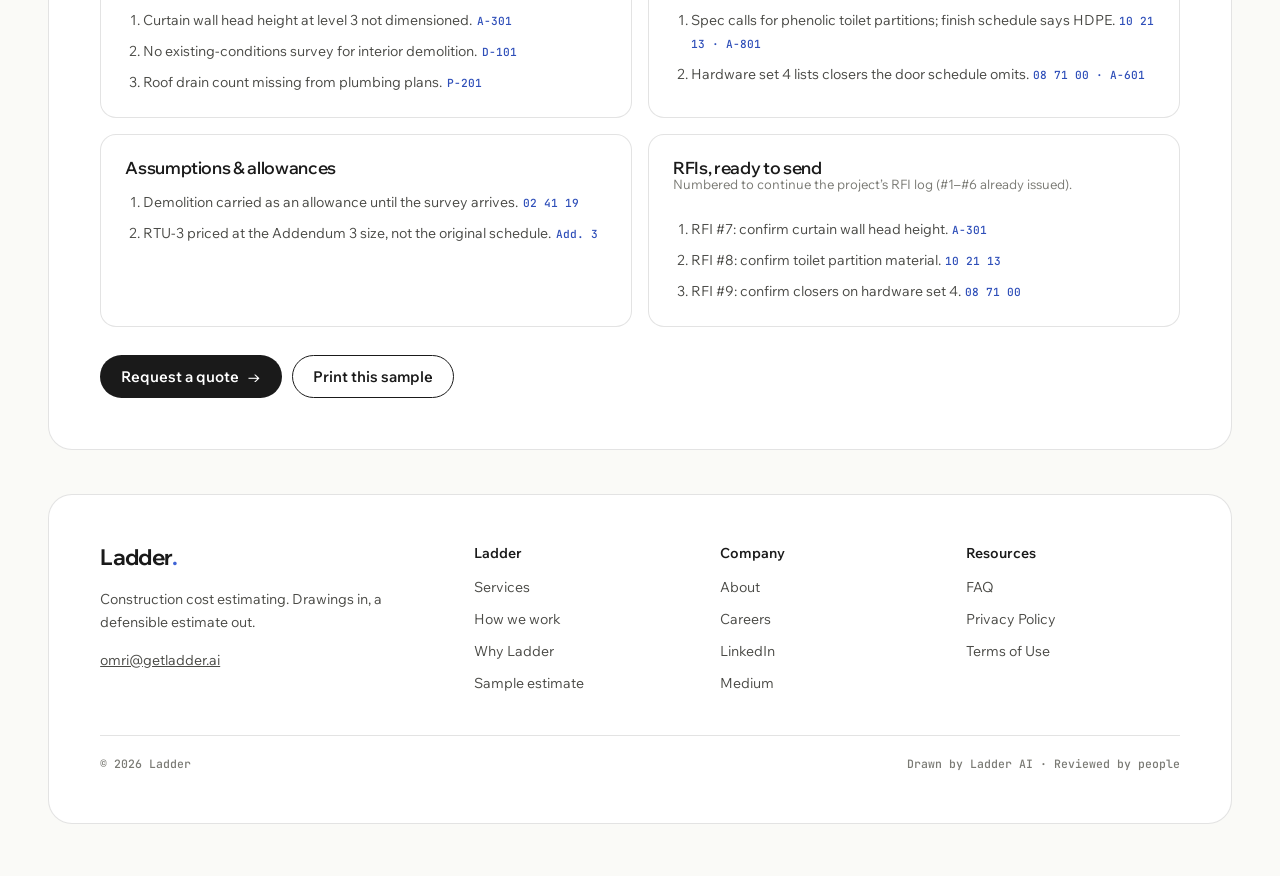
<file: sample/index.html>
<!DOCTYPE html>
<html lang="en">
<head>
  <meta name="robots" content="noindex, nofollow" />
  <meta charset="UTF-8" />
  <meta name="viewport" content="width=device-width, initial-scale=1.0" />
  <!-- Google Analytics (GA4) -->
  <script>
    var GA_ID = 'G-2SN38LE7MF';
    (function(){
      var s = document.createElement('script'); s.async = true;
      s.src = 'https://www.googletagmanager.com/gtag/js?id=' + GA_ID;
      document.head.appendChild(s);
    })();
    window.dataLayer = window.dataLayer || [];
    function gtag(){ dataLayer.push(arguments); }
    gtag('js', new Date());
    gtag('config', GA_ID);
  </script>
  <title>Sample deliverable — Ladder</title>
  <meta name="description" content="A sample Ladder cost estimate excerpt and findings report on a fictional project." />
  <meta name="theme-color" content="#fafaf7" />
  <link rel="icon" type="image/png" sizes="32x32" href="../assets/favicon-32.png" />
  <link rel="apple-touch-icon" sizes="180x180" href="../assets/apple-touch-icon.png" />
  <link rel="preconnect" href="https://fonts.googleapis.com" />
  <link rel="preconnect" href="https://fonts.gstatic.com" crossorigin />
  <link href="https://fonts.googleapis.com/css2?family=Wix+Madefor+Display:wght@500;600;700&family=Wix+Madefor+Text:wght@400;500;600;700&family=JetBrains+Mono:wght@500;600;700&display=swap" rel="stylesheet" />
  <link rel="stylesheet" href="../assets/site.css" />
  <style>.dl-row{display:flex;gap:.6rem;flex-wrap:wrap;margin-top:1.25rem}@media print{.dl-row{display:none}}</style>
</head>
<body>

<header class="site-header">
  <div class="topbar">
    <a class="brand" href="../" aria-label="Ladder home">Ladder<span class="accent">.</span></a>
    <button class="burger" id="burger" aria-label="Menu" aria-expanded="false" aria-controls="nav"><span></span><span></span><span></span></button>
    <nav class="nav" id="nav" aria-label="Main">
      <a href="../#services">Services</a>
      <a href="../#how">How we work</a>
      <a href="../approach/">Why Ladder</a>
      <a href="../#team">Team</a>
      <span class="btns">
        <a class="btn btn-outline btn-sm" href="../sample/">View a sample estimate</a>
        <a class="btn btn-dark btn-sm" href="../#start">Request a quote</a>
      </span>
    </nav>
  </div>
</header>

<main id="top">
  <section class="page-hero">
    <p class="eyebrow">Sample deliverable</p>
    <h1>What lands <span class="accent">in your inbox.</span></h1>
    <p>An excerpt from an independent estimate and findings report, in the format a client receives. This is a format sample: the project is illustrative, not a client job.</p>
    <p class="dl-row"><a class="btn btn-dark" href="ladder-sample-estimate.xlsx" download>Download Excel</a> <a class="btn btn-outline" href="ladder-sample-estimate.pdf" download>Download PDF</a></p>
  </section>

  <section class="section" style="padding-top:0">
    <div class="panel">
      <p class="eyebrow">Riverside Community Library (illustrative) · Three-story renovation and addition, 54,000 SF · 90% CD estimate · Rev 2</p>
      <div class="kpis">
        <div><small>Estimate (excerpt)</small><b>$1.74M – $2.12M</b></div>
        <div><small>Lines, full deliverable</small><b>312</b></div>
        <div><small>Findings</small><b>7</b></div>
        <div><small>RFIs drafted</small><b>3</b></div>
      </div>
      <div class="sheet">
        <div class="sheet-bar"><span>Estimate_Rev2.xlsx · Envelope &amp; MEP excerpt</span><span>Drawn by Ladder AI · Reviewed by cost professional ✓</span></div>
        <div class="sheet-scroll">
          <table class="boq">
            <thead><tr><th>Ref</th><th>Description</th><th class="n">Qty</th><th>Unit</th><th>Rate basis</th><th class="n">Total (range)</th><th>Conf.</th><th>Source</th></tr></thead>
            <tbody>
              <tr><td class="n">07 54 23</td><td class="desc"><b>TPO roofing, 60 mil, fully adhered</b><span>Incl. tapered insulation &amp; flashings</span></td><td class="n">18,400</td><td>SF</td><td>Unit rate, regional bids</td><td class="n">$410k – $470k</td><td><span class="conf c3"><i></i><i></i><i></i></span></td><td class="src">Spec §2.2<br/>A-501, A-502</td></tr>
              <tr><td class="n">08 71 00</td><td class="desc"><b>Door hardware sets</b><span>Per hardware schedule, 9 set types</span></td><td class="n">146</td><td>EA</td><td>Set rate by type</td><td class="n">$118k – $139k</td><td><span class="conf c3"><i></i><i></i><i></i></span></td><td class="src">08 71 00<br/>A-601 schedule</td></tr>
              <tr class="rfi"><td class="n">08 44 13</td><td class="desc"><b>Curtain wall, thermally broken</b><span><span class="tag q">RFI #7</span>Head height not dimensioned</span></td><td class="n">6,900</td><td>SF</td><td>Range until height confirmed</td><td class="n">$0.96M – $1.22M</td><td><span class="conf c1"><i></i><i></i><i></i></span></td><td class="src">A-301<br/>Spec 08 44 13</td></tr>
              <tr class="hl"><td class="n">23 74 13</td><td class="desc"><b>Packaged rooftop units, 25 ton</b><span><span class="tag al">Addendum 3</span>RTU-3 resized</span></td><td class="n">4</td><td>EA</td><td>Supplier quotes (2)</td><td class="n">$212k – $236k</td><td><span class="conf c2"><i></i><i></i><i></i></span></td><td class="src">M-401 schedule<br/>Add. 3 item 12</td></tr>
              <tr><td class="n">02 41 19</td><td class="desc"><b>Selective demolition, interior partitions</b><span><span class="tag si">Allowance</span>Pending existing-conditions survey</span></td><td class="n">25,600</td><td>SF</td><td>Allowance</td><td class="n">$38k – $57k</td><td><span class="conf c1"><i></i><i></i><i></i></span></td><td class="src">D-101<br/>Note 4</td></tr>
            </tbody>
          </table>
        </div>
        <div class="sheet-foot"><span>Excerpt subtotal <b>$1.74M – $2.12M</b></span><span>In this excerpt: 1 RFI open · 1 addendum change · 1 allowance</span></div>
      </div>
    </div>

    <div class="panel">
      <div class="panel-head">
        <p class="eyebrow">Findings report</p>
        <h2>What the documents <span class="accent">don’t tell you.</span></h2>
        <p>Every estimate ships with this list, written as questions your design team can answer before bids open.</p>
      </div>
      <div class="findings">
        <div class="card"><h3>Gaps · missing information</h3><ol>
          <li>Curtain wall head height at level 3 not dimensioned.<span>A-301</span></li>
          <li>No existing-conditions survey for interior demolition.<span>D-101</span></li>
          <li>Roof drain count missing from plumbing plans.<span>P-201</span></li>
        </ol></div>
        <div class="card"><h3>Conflicts · documents disagree</h3><ol>
          <li>Spec calls for phenolic toilet partitions; finish schedule says HDPE.<span>10 21 13 · A-801</span></li>
          <li>Hardware set 4 lists closers the door schedule omits.<span>08 71 00 · A-601</span></li>
        </ol></div>
        <div class="card"><h3>Assumptions &amp; allowances</h3><ol>
          <li>Demolition carried as an allowance until the survey arrives.<span>02 41 19</span></li>
          <li>RTU-3 priced at the Addendum 3 size, not the original schedule.<span>Add. 3</span></li>
        </ol></div>
        <div class="card"><h3>RFIs, ready to send</h3><p class="note" style="font-size:.8rem;color:var(--ink-3);margin:-.2rem 0 .6rem">Numbered to continue the project’s RFI log (#1–#6 already issued).</p><ol>
          <li>RFI #7: confirm curtain wall head height.<span>A-301</span></li>
          <li>RFI #8: confirm toilet partition material.<span>10 21 13</span></li>
          <li>RFI #9: confirm closers on hardware set 4.<span>08 71 00</span></li>
        </ol></div>
      </div>
      <div class="cta-row no-print">
        <a class="btn btn-dark" href="../#start">Request a quote <span class="arr">→</span></a>
        <button class="btn btn-outline" type="button" onclick="window.print()">Print this sample</button>
      </div>
    </div>
  </section>
</main>

<footer class="site-footer">
  <div class="panel">
    <div class="foot-grid">
      <div class="foot-brand">
        <a class="brand" href="../">Ladder<span class="accent">.</span></a>
        <p>Construction cost estimating. Drawings in, a defensible estimate out.</p>
        <p><a href="mailto:omri@getladder.ai">omri@getladder.ai</a></p>
      </div>
      <div>
        <h4>Ladder</h4>
        <ul>
          <li><a href="../#services">Services</a></li>
          <li><a href="../#how">How we work</a></li>
          <li><a href="../approach/">Why Ladder</a></li>
          <li><a href="../sample/">Sample estimate</a></li>
        </ul>
      </div>
      <div>
        <h4>Company</h4>
        <ul>
          <li><a href="../company/">About</a></li>
          <li><a href="../company/#careers">Careers</a></li>
          <li><a href="https://www.linkedin.com/company/ladder-ai/" target="_blank" rel="noopener">LinkedIn</a></li>
          <li><a href="https://medium.com/ladder-ai" target="_blank" rel="noopener">Medium</a></li>
        </ul>
      </div>
      <div>
        <h4>Resources</h4>
        <ul>
          <li><a href="../faq/">FAQ</a></li>
          <li><a href="../privacy-policy/">Privacy Policy</a></li>
          <li><a href="../terms-of-use/">Terms of Use</a></li>
        </ul>
      </div>
    </div>
    <div class="foot-base">
      <span>© <span id="year">2026</span> Ladder</span>
      <span>Drawn by Ladder AI · Reviewed by people</span>
    </div>
  </div>
</footer>

<script src="../assets/site.js"></script>
</body>
</html>
</file>
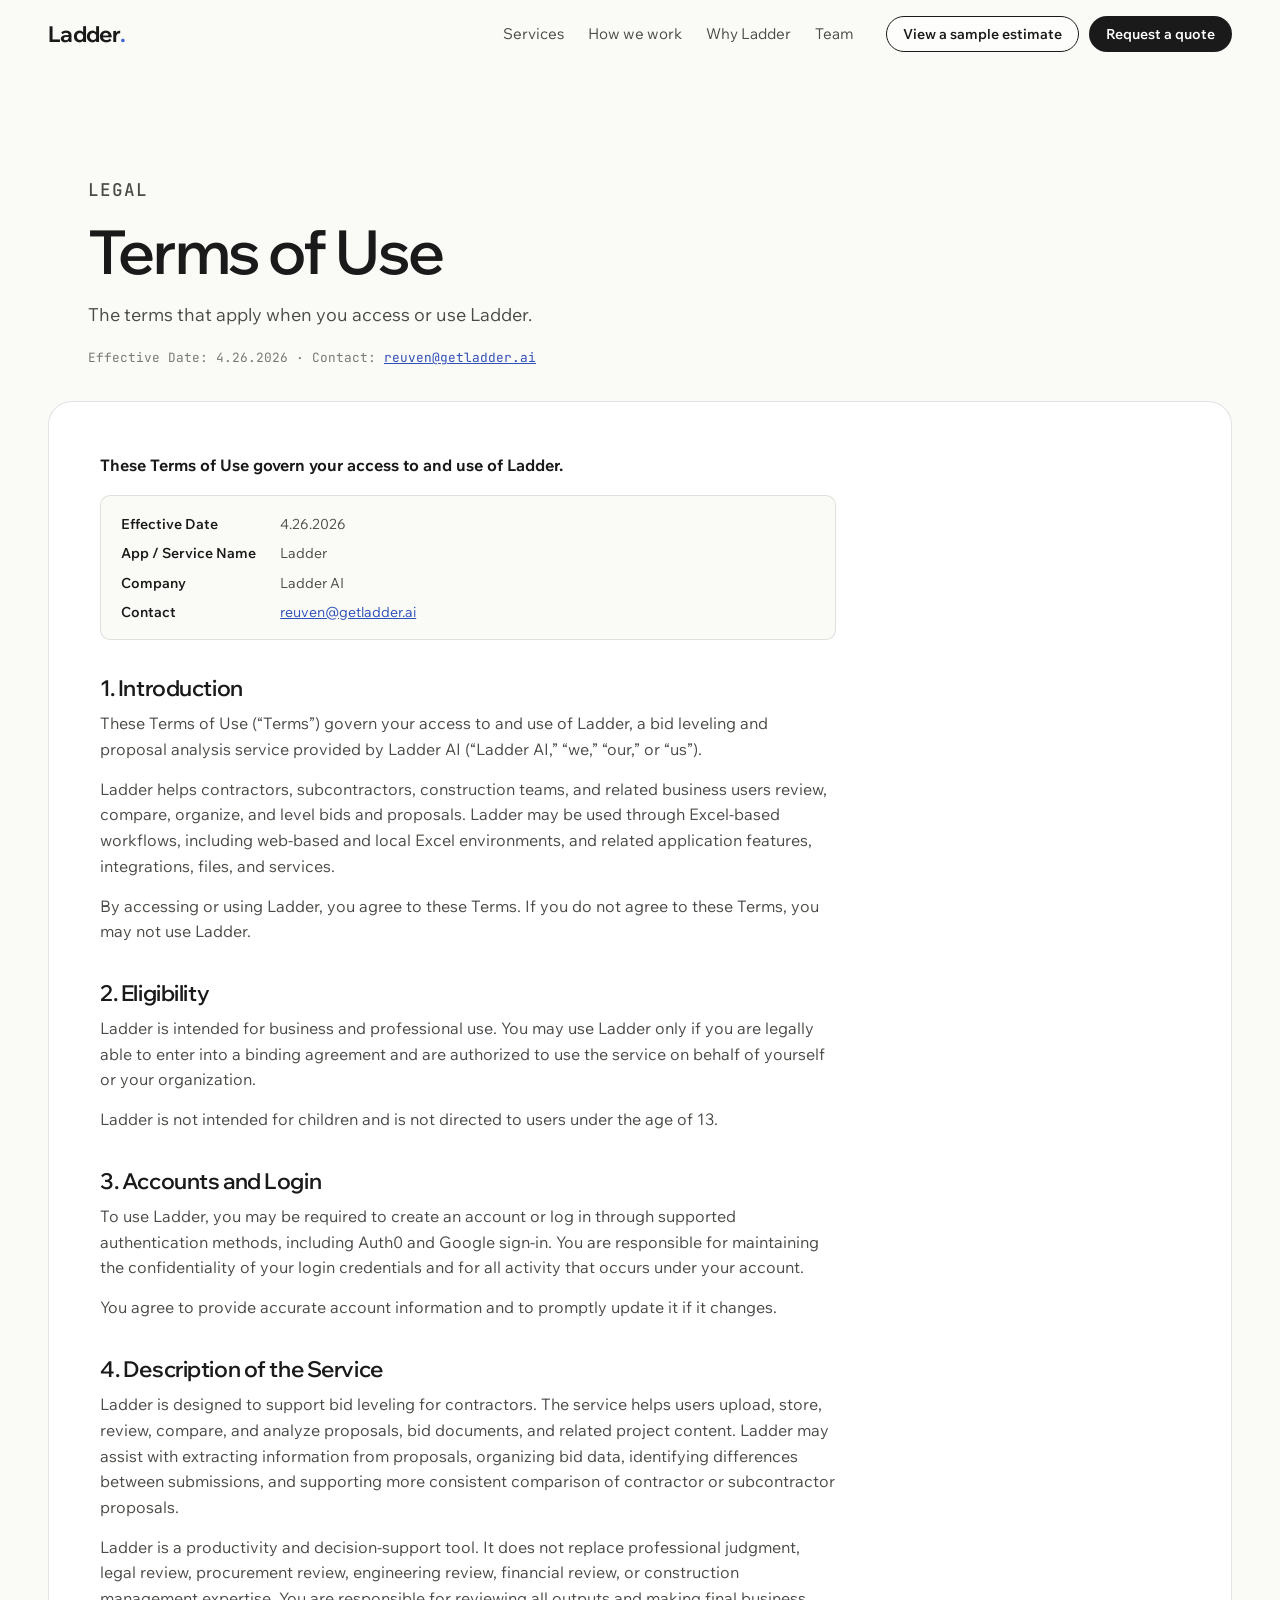
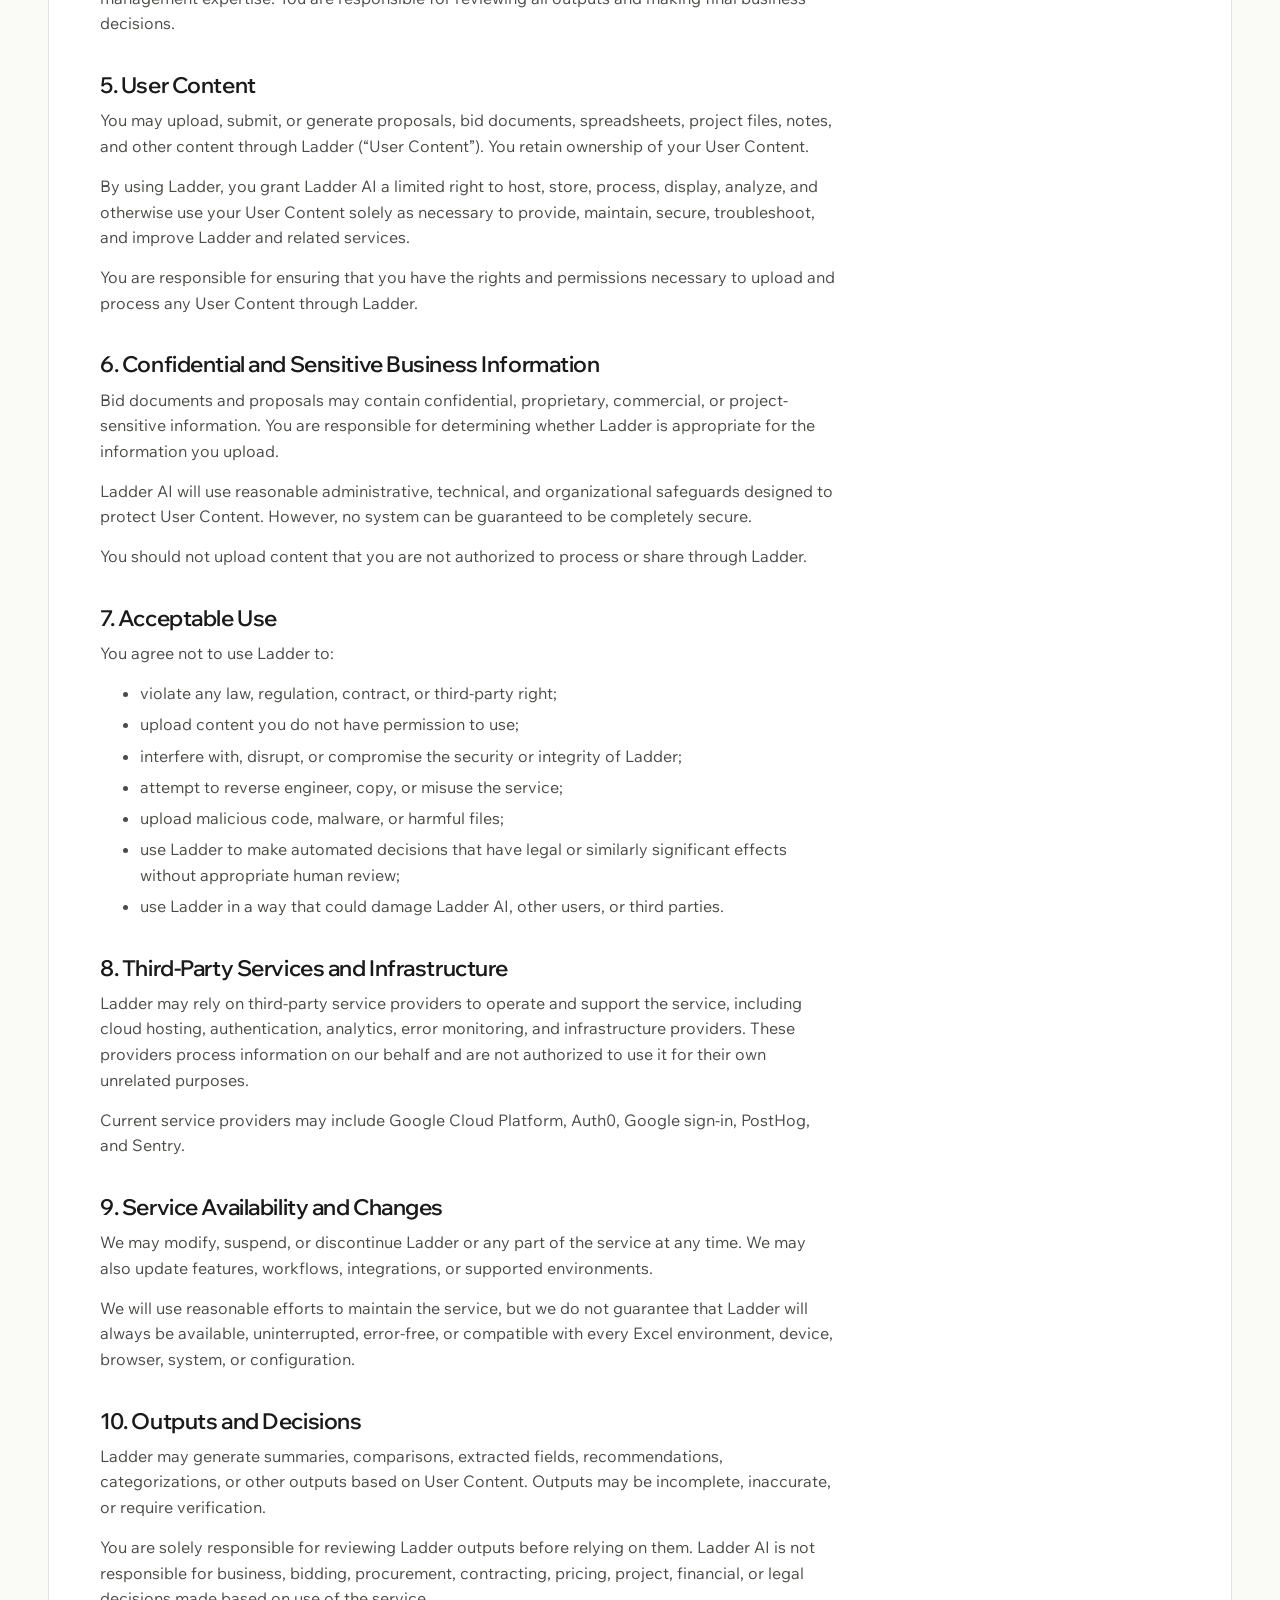
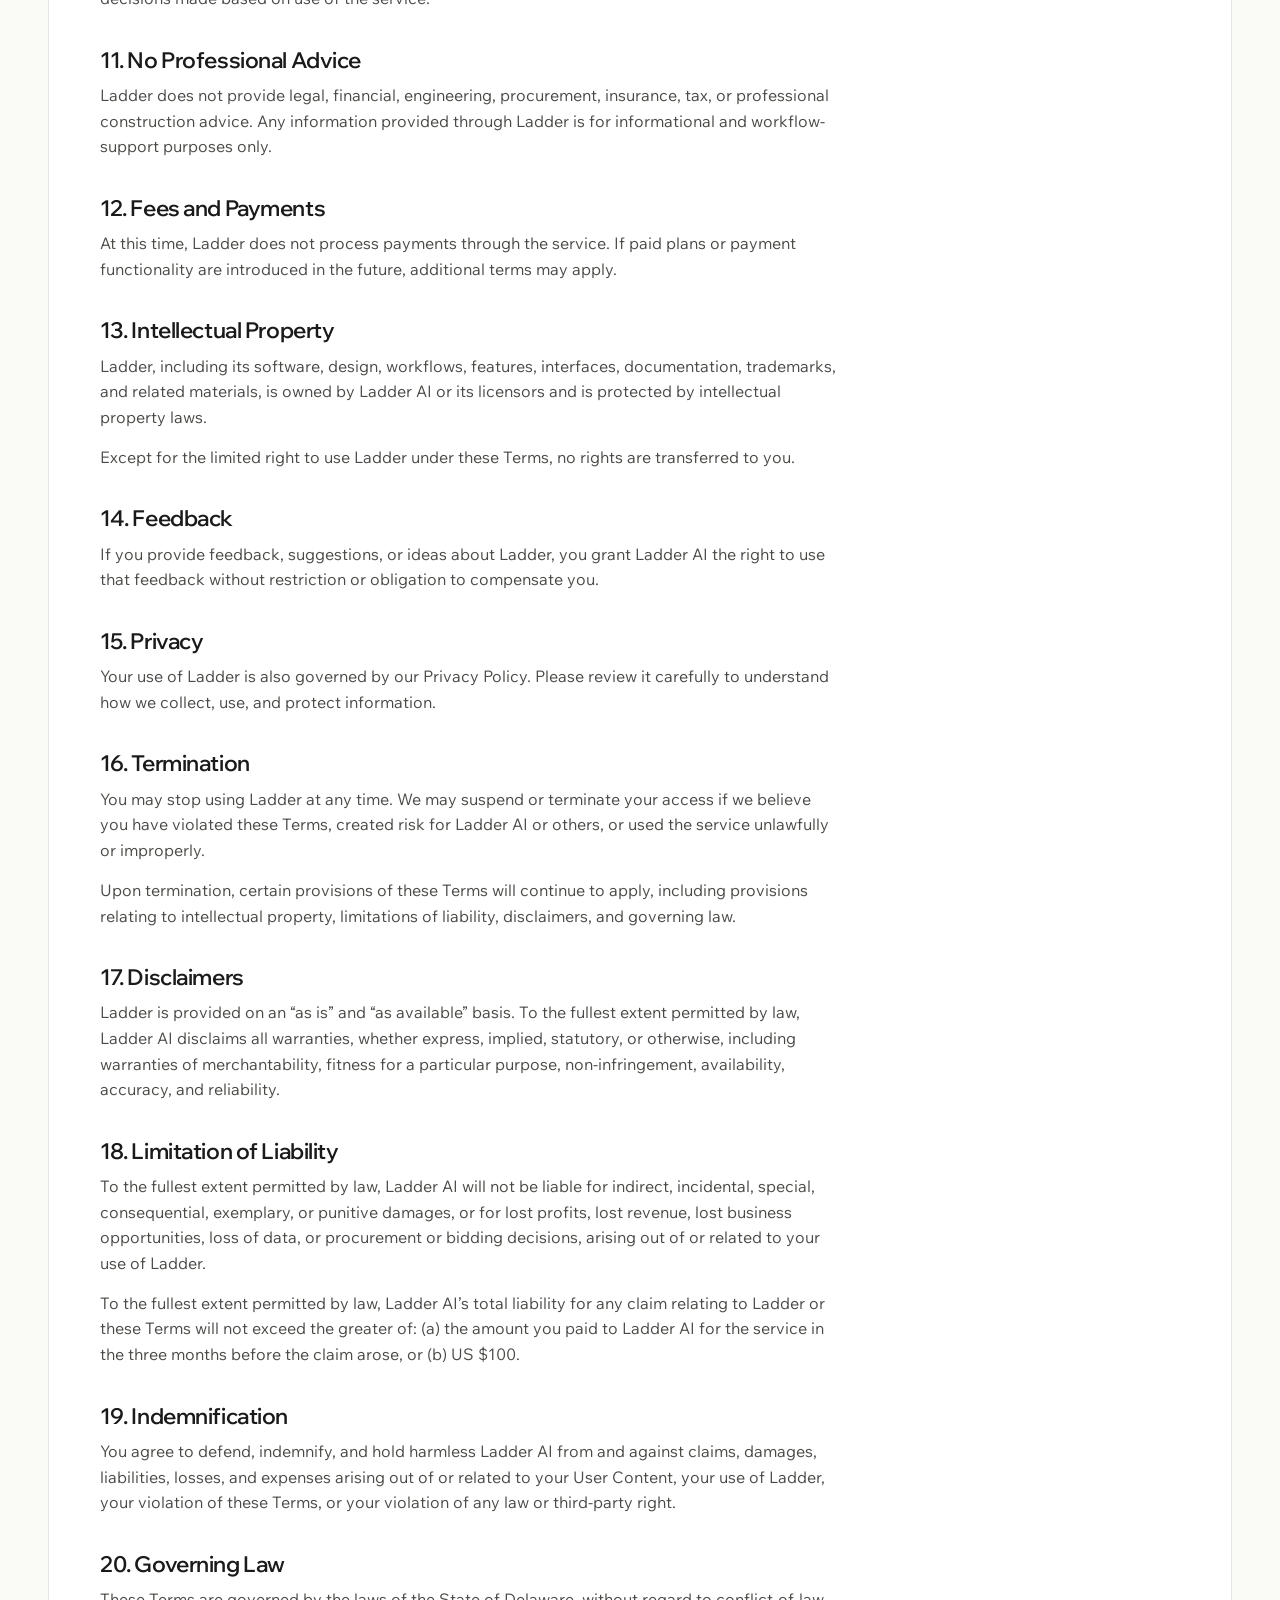
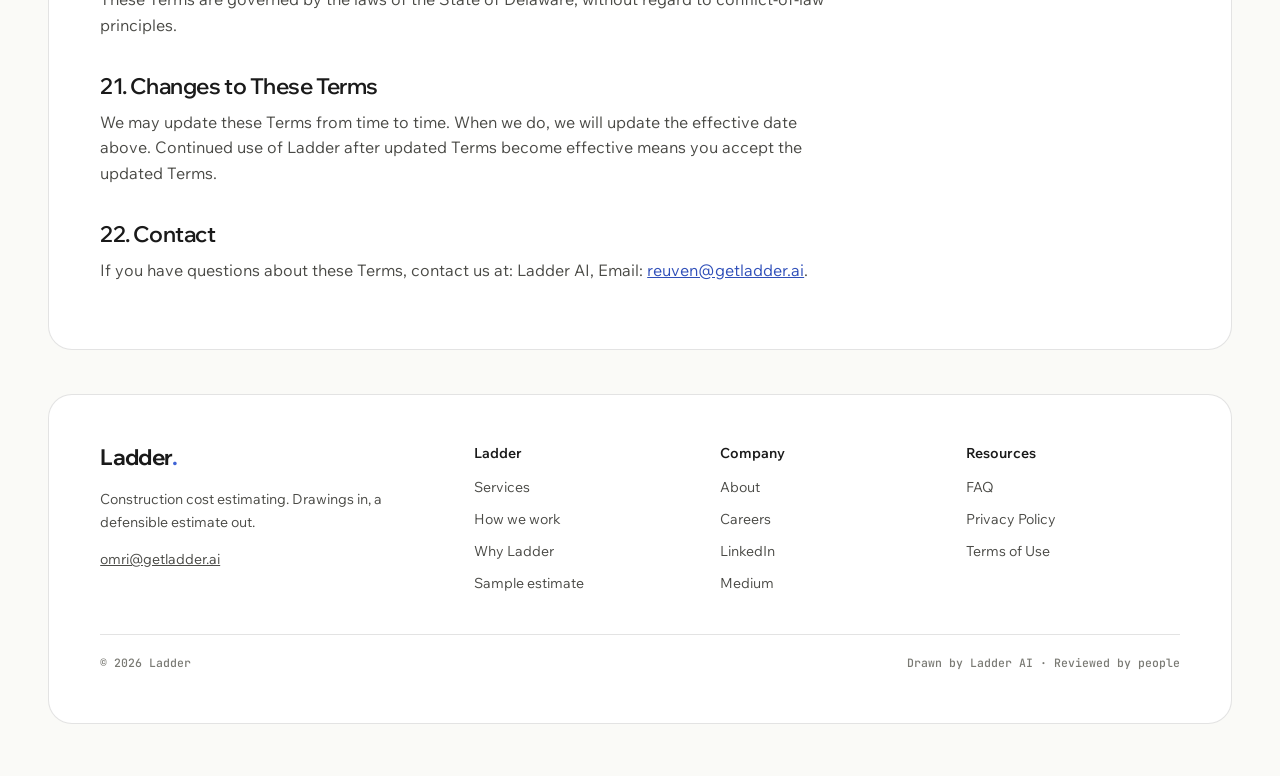
<file: terms-of-use/index.html>
<!DOCTYPE html>
<html lang="en">
<head>
  <meta name="robots" content="noindex, nofollow" />
  <meta charset="UTF-8" />
  <meta name="viewport" content="width=device-width, initial-scale=1.0" />
  <!-- Google Analytics (GA4) -->
  <script>
    var GA_ID = 'G-2SN38LE7MF';
    (function(){
      var s = document.createElement('script'); s.async = true;
      s.src = 'https://www.googletagmanager.com/gtag/js?id=' + GA_ID;
      document.head.appendChild(s);
    })();
    window.dataLayer = window.dataLayer || [];
    function gtag(){ dataLayer.push(arguments); }
    gtag('js', new Date());
    gtag('config', GA_ID);
  </script>
  <title>Terms of Use — Ladder</title>
  <meta name="description" content="The terms that apply when you access or use Ladder." />
  <meta name="theme-color" content="#fafaf7" />
  <link rel="icon" type="image/png" sizes="32x32" href="../assets/favicon-32.png" />
  <link rel="apple-touch-icon" sizes="180x180" href="../assets/apple-touch-icon.png" />
  <link rel="preconnect" href="https://fonts.googleapis.com" />
  <link rel="preconnect" href="https://fonts.gstatic.com" crossorigin />
  <link href="https://fonts.googleapis.com/css2?family=Wix+Madefor+Display:wght@500;600;700&family=Wix+Madefor+Text:wght@400;500;600;700&family=JetBrains+Mono:wght@500;600;700&display=swap" rel="stylesheet" />
  <link rel="stylesheet" href="../assets/site.css" />
</head>
<body>

<header class="site-header">
  <div class="topbar">
    <a class="brand" href="../" aria-label="Ladder home">Ladder<span class="accent">.</span></a>
    <button class="burger" id="burger" aria-label="Menu" aria-expanded="false" aria-controls="nav"><span></span><span></span><span></span></button>
    <nav class="nav" id="nav" aria-label="Main">
      <a href="../#services">Services</a>
      <a href="../#how">How we work</a>
      <a href="../approach/">Why Ladder</a>
      <a href="../#team">Team</a>
      <span class="btns">
        <a class="btn btn-outline btn-sm" href="../sample/">View a sample estimate</a>
        <a class="btn btn-dark btn-sm" href="../#start">Request a quote</a>
      </span>
    </nav>
  </div>
</header>

<main id="top">
  <section class="page-hero">
    <p class="eyebrow">Legal</p>
    <h1>Terms of Use</h1>
    <p>The terms that apply when you access or use Ladder.</p>
    <p class="mono" style="font-size:.8rem;margin-top:1.25rem;color:var(--ink-3)">Effective Date: 4.26.2026 · Contact: <a href="mailto:reuven@getladder.ai">reuven@getladder.ai</a></p>
  </section>
  <section class="section" style="padding-top:0">
    <div class="panel"><div class="prose">

  <p><strong>These Terms of Use govern your access to and use of Ladder.</strong></p>
  <dl class="kv">
    <dt>Effective Date</dt><dd>4.26.2026</dd>
    <dt>App / Service Name</dt><dd>Ladder</dd>
    <dt>Company</dt><dd>Ladder AI</dd>
    <dt>Contact</dt><dd><a href="mailto:reuven@getladder.ai">reuven@getladder.ai</a></dd>
  </dl>

<h2>1. Introduction</h2>
<p>These Terms of Use (“Terms”) govern your access to and use of Ladder, a bid leveling and proposal analysis service provided by Ladder AI (“Ladder AI,” “we,” “our,” or “us”).</p>
<p>Ladder helps contractors, subcontractors, construction teams, and related business users review, compare, organize, and level bids and proposals. Ladder may be used through Excel-based workflows, including web-based and local Excel environments, and related application features, integrations, files, and services.</p>
<p>By accessing or using Ladder, you agree to these Terms. If you do not agree to these Terms, you may not use Ladder.</p>


<h2>2. Eligibility</h2>
<p>Ladder is intended for business and professional use. You may use Ladder only if you are legally able to enter into a binding agreement and are authorized to use the service on behalf of yourself or your organization.</p>
<p>Ladder is not intended for children and is not directed to users under the age of 13.</p>


<h2>3. Accounts and Login</h2>
<p>To use Ladder, you may be required to create an account or log in through supported authentication methods, including Auth0 and Google sign-in. You are responsible for maintaining the confidentiality of your login credentials and for all activity that occurs under your account.</p>
<p>You agree to provide accurate account information and to promptly update it if it changes.</p>


<h2>4. Description of the Service</h2>
<p>Ladder is designed to support bid leveling for contractors. The service helps users upload, store, review, compare, and analyze proposals, bid documents, and related project content. Ladder may assist with extracting information from proposals, organizing bid data, identifying differences between submissions, and supporting more consistent comparison of contractor or subcontractor proposals.</p>
<p>Ladder is a productivity and decision-support tool. It does not replace professional judgment, legal review, procurement review, engineering review, financial review, or construction management expertise. You are responsible for reviewing all outputs and making final business decisions.</p>


<h2>5. User Content</h2>
<p>You may upload, submit, or generate proposals, bid documents, spreadsheets, project files, notes, and other content through Ladder (“User Content”). You retain ownership of your User Content.</p>
<p>By using Ladder, you grant Ladder AI a limited right to host, store, process, display, analyze, and otherwise use your User Content solely as necessary to provide, maintain, secure, troubleshoot, and improve Ladder and related services.</p>
<p>You are responsible for ensuring that you have the rights and permissions necessary to upload and process any User Content through Ladder.</p>


<h2>6. Confidential and Sensitive Business Information</h2>
<p>Bid documents and proposals may contain confidential, proprietary, commercial, or project-sensitive information. You are responsible for determining whether Ladder is appropriate for the information you upload.</p>
<p>Ladder AI will use reasonable administrative, technical, and organizational safeguards designed to protect User Content. However, no system can be guaranteed to be completely secure.</p>
<p>You should not upload content that you are not authorized to process or share through Ladder.</p>


<h2>7. Acceptable Use</h2>
<p>You agree not to use Ladder to:</p>
<ul>
<li>violate any law, regulation, contract, or third-party right;</li>
<li>upload content you do not have permission to use;</li>
<li>interfere with, disrupt, or compromise the security or integrity of Ladder;</li>
<li>attempt to reverse engineer, copy, or misuse the service;</li>
<li>upload malicious code, malware, or harmful files;</li>
<li>use Ladder to make automated decisions that have legal or similarly significant effects without appropriate human review;</li>
<li>use Ladder in a way that could damage Ladder AI, other users, or third parties.</li>
</ul>


<h2>8. Third-Party Services and Infrastructure</h2>
<p>Ladder may rely on third-party service providers to operate and support the service, including cloud hosting, authentication, analytics, error monitoring, and infrastructure providers. These providers process information on our behalf and are not authorized to use it for their own unrelated purposes.</p>
<p>Current service providers may include Google Cloud Platform, Auth0, Google sign-in, PostHog, and Sentry.</p>


<h2>9. Service Availability and Changes</h2>
<p>We may modify, suspend, or discontinue Ladder or any part of the service at any time. We may also update features, workflows, integrations, or supported environments.</p>
<p>We will use reasonable efforts to maintain the service, but we do not guarantee that Ladder will always be available, uninterrupted, error-free, or compatible with every Excel environment, device, browser, system, or configuration.</p>


<h2>10. Outputs and Decisions</h2>
<p>Ladder may generate summaries, comparisons, extracted fields, recommendations, categorizations, or other outputs based on User Content. Outputs may be incomplete, inaccurate, or require verification.</p>
<p>You are solely responsible for reviewing Ladder outputs before relying on them. Ladder AI is not responsible for business, bidding, procurement, contracting, pricing, project, financial, or legal decisions made based on use of the service.</p>


<h2>11. No Professional Advice</h2>
<p>Ladder does not provide legal, financial, engineering, procurement, insurance, tax, or professional construction advice. Any information provided through Ladder is for informational and workflow-support purposes only.</p>


<h2>12. Fees and Payments</h2>
<p>At this time, Ladder does not process payments through the service. If paid plans or payment functionality are introduced in the future, additional terms may apply.</p>


<h2>13. Intellectual Property</h2>
<p>Ladder, including its software, design, workflows, features, interfaces, documentation, trademarks, and related materials, is owned by Ladder AI or its licensors and is protected by intellectual property laws.</p>
<p>Except for the limited right to use Ladder under these Terms, no rights are transferred to you.</p>


<h2>14. Feedback</h2>
<p>If you provide feedback, suggestions, or ideas about Ladder, you grant Ladder AI the right to use that feedback without restriction or obligation to compensate you.</p>


<h2>15. Privacy</h2>
<p>Your use of Ladder is also governed by our Privacy Policy. Please review it carefully to understand how we collect, use, and protect information.</p>


<h2>16. Termination</h2>
<p>You may stop using Ladder at any time. We may suspend or terminate your access if we believe you have violated these Terms, created risk for Ladder AI or others, or used the service unlawfully or improperly.</p>
<p>Upon termination, certain provisions of these Terms will continue to apply, including provisions relating to intellectual property, limitations of liability, disclaimers, and governing law.</p>


<h2>17. Disclaimers</h2>
<p>Ladder is provided on an “as is” and “as available” basis. To the fullest extent permitted by law, Ladder AI disclaims all warranties, whether express, implied, statutory, or otherwise, including warranties of merchantability, fitness for a particular purpose, non-infringement, availability, accuracy, and reliability.</p>


<h2>18. Limitation of Liability</h2>
<p>To the fullest extent permitted by law, Ladder AI will not be liable for indirect, incidental, special, consequential, exemplary, or punitive damages, or for lost profits, lost revenue, lost business opportunities, loss of data, or procurement or bidding decisions, arising out of or related to your use of Ladder.</p>
<p>To the fullest extent permitted by law, Ladder AI’s total liability for any claim relating to Ladder or these Terms will not exceed the greater of: (a) the amount you paid to Ladder AI for the service in the three months before the claim arose, or (b) US $100.</p>


<h2>19. Indemnification</h2>
<p>You agree to defend, indemnify, and hold harmless Ladder AI from and against claims, damages, liabilities, losses, and expenses arising out of or related to your User Content, your use of Ladder, your violation of these Terms, or your violation of any law or third-party right.</p>


<h2>20. Governing Law</h2>
<p>These Terms are governed by the laws of the State of Delaware, without regard to conflict-of-law principles.</p>


<h2>21. Changes to These Terms</h2>
<p>We may update these Terms from time to time. When we do, we will update the effective date above. Continued use of Ladder after updated Terms become effective means you accept the updated Terms.</p>


<h2>22. Contact</h2>
<p>If you have questions about these Terms, contact us at: Ladder AI, Email: <a href="mailto:reuven@getladder.ai">reuven@getladder.ai</a>.</p>


    </div></div>
  </section>
</main>

<footer class="site-footer">
  <div class="panel">
    <div class="foot-grid">
      <div class="foot-brand">
        <a class="brand" href="../">Ladder<span class="accent">.</span></a>
        <p>Construction cost estimating. Drawings in, a defensible estimate out.</p>
        <p><a href="mailto:omri@getladder.ai">omri@getladder.ai</a></p>
      </div>
      <div>
        <h4>Ladder</h4>
        <ul>
          <li><a href="../#services">Services</a></li>
          <li><a href="../#how">How we work</a></li>
          <li><a href="../approach/">Why Ladder</a></li>
          <li><a href="../sample/">Sample estimate</a></li>
        </ul>
      </div>
      <div>
        <h4>Company</h4>
        <ul>
          <li><a href="../company/">About</a></li>
          <li><a href="../company/#careers">Careers</a></li>
          <li><a href="https://www.linkedin.com/company/ladder-ai/" target="_blank" rel="noopener">LinkedIn</a></li>
          <li><a href="https://medium.com/ladder-ai" target="_blank" rel="noopener">Medium</a></li>
        </ul>
      </div>
      <div>
        <h4>Resources</h4>
        <ul>
          <li><a href="../faq/">FAQ</a></li>
          <li><a href="../privacy-policy/">Privacy Policy</a></li>
          <li><a href="../terms-of-use/">Terms of Use</a></li>
        </ul>
      </div>
    </div>
    <div class="foot-base">
      <span>© <span id="year">2026</span> Ladder</span>
      <span>Drawn by Ladder AI · Reviewed by people</span>
    </div>
  </div>
</footer>

<script src="../assets/site.js"></script>
</body>
</html>
</file>
<file: assets/site.css>
/* Ladder — shared styles */
:root{
  --paper:#fafaf7;
  --paper-2:#f1efe7;
  --card:#ffffff;
  --ink:#1a1a1a;
  --ink-2:#4a4a46;
  --ink-3:#7a7a74;
  --line:rgba(26,26,26,.12);
  --line-strong:rgba(26,26,26,.24);
  --blue:#3F63D5;
  --blue-600:#2F4FB9;
  --blue-50:#EEF3FF;
  --navy:#1f3478;
  --navy-700:#172a63;
  --yellow:#FFDD64;
  --yellow-soft:#FFF6D2;
  --green:#1f9d55;
  --green-50:#e9f8ee;

  --display:"Wix Madefor Display",system-ui,-apple-system,"Segoe UI",sans-serif;
  --sans:"Wix Madefor Text",system-ui,-apple-system,"Segoe UI",sans-serif;
  --mono:"JetBrains Mono","SF Mono",Menlo,monospace;

  --r-md:10px;--r-lg:16px;--r-xl:24px;--r-pill:9999px;
  --gutter:clamp(16px,4vw,48px);
  --ease:cubic-bezier(.16,1,.3,1);
  --shadow:0 1px 2px rgba(26,26,26,.04),0 10px 30px -14px rgba(26,26,26,.18);
}
*,*::before,*::after{box-sizing:border-box}
html{-webkit-text-size-adjust:100%}
body{margin:0;background:var(--paper);color:var(--ink);font-family:var(--sans);font-size:16px;line-height:1.6;-webkit-font-smoothing:antialiased;overflow-x:hidden}
img,svg{display:block;max-width:100%}
a{color:inherit}
h1,h2,h3,h4{font-family:var(--display);font-weight:600;letter-spacing:-.02em;line-height:1.08;margin:0}
p{margin:0}
.accent{color:var(--blue)}
.mono{font-family:var(--mono)}
.wrap{width:100%;max-width:1200px;margin:0 auto;padding:0 var(--gutter)}
:focus-visible{outline:2px solid var(--blue);outline-offset:3px;border-radius:4px}

/* ---------- buttons ---------- */
.btn{display:inline-flex;align-items:center;gap:.5rem;font:600 .9375rem/1 var(--sans);padding:.8rem 1.25rem;border-radius:var(--r-pill);text-decoration:none;border:1px solid transparent;cursor:pointer;transition:background .2s var(--ease),color .2s var(--ease),border-color .2s var(--ease),transform .2s var(--ease)}
.btn:active{transform:translateY(1px)}
.btn-dark{background:var(--ink);color:#fff}
.btn-dark:hover{background:#000}

.btn[disabled]{background:#c9ccd6;border-color:#c9ccd6;color:#fff;box-shadow:none;cursor:not-allowed}
.btn-outline{background:rgba(255,255,255,.6);border-color:var(--ink);color:var(--ink)}
.btn-outline:hover{background:var(--ink);color:#fff}
.btn-sm{padding:.6rem 1rem;font-size:.875rem}
.btn .arr{transition:transform .2s var(--ease)}
.btn:hover .arr{transform:translateX(3px)}
.link-arrow{font-weight:600;text-decoration:none;display:inline-flex;gap:.35rem;align-items:center}
.link-arrow:hover{text-decoration:underline;text-underline-offset:3px}

/* ---------- header ---------- */
.site-header{position:sticky;top:0;z-index:50;transition:background .25s var(--ease),border-color .25s var(--ease);border-bottom:1px solid transparent}
.site-header.scrolled{background:rgba(250,250,247,.86);backdrop-filter:saturate(140%) blur(10px);-webkit-backdrop-filter:saturate(140%) blur(10px);border-bottom-color:var(--line)}
.topbar{display:flex;align-items:center;justify-content:space-between;height:68px;padding:0 var(--gutter)}
.brand{display:inline-flex;align-items:baseline;font:700 1.375rem/1 var(--display);letter-spacing:-.03em;text-decoration:none}
.nav{display:flex;align-items:center;gap:1.5rem}
.nav a:not(.btn){font-size:.9375rem;color:var(--ink-2);text-decoration:none}
.nav a:not(.btn):hover{color:var(--ink)}
.nav .btns{display:flex;gap:.6rem;margin-left:.5rem}
.burger{display:none;background:none;border:0;padding:.5rem;cursor:pointer}
.burger span{display:block;width:22px;height:2px;background:var(--ink);margin:5px 0;transition:transform .25s var(--ease),opacity .2s}
.burger[aria-expanded="true"] span:nth-child(1){transform:translateY(7px) rotate(45deg)}
.burger[aria-expanded="true"] span:nth-child(2){opacity:0}
.burger[aria-expanded="true"] span:nth-child(3){transform:translateY(-7px) rotate(-45deg)}
@media (max-width:960px){
  .burger{display:block}
  .nav{position:fixed;inset:68px 0 auto 0;flex-direction:column;align-items:stretch;gap:0;background:var(--paper);border-bottom:1px solid var(--line);padding:.5rem var(--gutter) 1.25rem;transform:translateY(-8px);opacity:0;pointer-events:none;transition:opacity .2s,transform .2s var(--ease)}
  .nav.open{opacity:1;transform:none;pointer-events:auto}
  .nav a:not(.btn){padding:.85rem 0;border-bottom:1px solid var(--line);font-size:1rem}
  .nav .btns{margin:1rem 0 0;flex-direction:column}
  .nav .btns .btn{justify-content:center}
}

/* ---------- scene (fixed line drawing) ---------- */
.scene{position:fixed;inset:0;z-index:0;pointer-events:none}
.scene img{position:absolute;inset:0;width:100%;height:100%;object-fit:cover;object-position:70% 50%}
.scene::after{content:"";position:absolute;inset:0;background:linear-gradient(90deg,var(--paper) 0%,rgba(250,250,247,.9) 30%,rgba(250,250,247,0) 58%)}
.scene .grain{position:absolute;inset:0;background-image:radial-gradient(rgba(26,26,26,.07) 1px,transparent 1px);background-size:22px 22px;mask-image:linear-gradient(180deg,#000,transparent 85%);-webkit-mask-image:linear-gradient(180deg,#000,transparent 85%)}
main{position:relative;z-index:1}
.site-footer{position:relative;z-index:1}
@media (max-width:900px){
  .scene{position:absolute;height:min(100svh,760px)}
  .scene img{opacity:.38;object-position:78% 40%}
  .scene::after{background:linear-gradient(180deg,rgba(250,250,247,.55),var(--paper) 96%)}
}

/* ---------- eyebrow, chips, evidence, steps (v1) ---------- */
.eyebrow{display:inline-flex;align-items:center;gap:.5rem;font:500 .8125rem/1 var(--mono);text-transform:uppercase;letter-spacing:.06em;color:var(--ink-2);margin-bottom:1.25rem}
.eyebrow .live{width:7px;height:7px;border-radius:50%;background:#22c55e;animation:live 2s infinite}
.panel-head .eyebrow{margin-bottom:1rem}

.evidence{margin-top:1.1rem;border:1px solid var(--line);border-radius:var(--r-md);overflow:hidden;font-size:.8125rem;background:var(--card)}
.evidence .row{display:grid;grid-template-columns:1fr auto;gap:.75rem;padding:.6rem .8rem;border-top:1px solid var(--line);align-items:center}
.evidence .row:first-child{border-top:0}
.evidence .row.head{background:var(--paper)}
.evidence .src{font-family:var(--mono);font-size:.72rem;color:var(--ink-3)}
.tag.ok{background:#e9f8ee;color:#16733a}

.steps{display:flex;align-items:center;gap:.4rem;margin-top:1.4rem;flex-wrap:wrap;font:500 .75rem/1 var(--mono);color:var(--ink-3)}
.steps span{display:inline-flex;align-items:center;gap:.35rem}
.steps span::before{content:"";width:7px;height:7px;border-radius:50%;border:1.5px solid currentColor}
.steps span.on{color:var(--ink)}
.steps span.on::before{background:var(--blue);border-color:var(--blue)}
.steps span.done::before{background:var(--ink-3);border-color:var(--ink-3)}
.steps i{width:18px;border-top:1px dashed var(--line-strong)}

/* ---------- hero + story ---------- */
.story{position:relative;pointer-events:none}
.story a,.story button{pointer-events:auto}

.hero{min-height:calc(100svh - 68px);display:flex;align-items:center;padding:2rem 0 5rem}
.hero h1{font-size:clamp(2.7rem,5.6vw,4.6rem);letter-spacing:-.04em;line-height:1}

.hero .lede{margin-top:1.4rem;font-size:clamp(1.05rem,1.35vw,1.18rem);color:var(--ink-2);max-width:31rem}
.cta-row{display:flex;flex-wrap:wrap;gap:.6rem;margin-top:1.75rem}
.promise{display:inline-flex;align-items:center;gap:.5rem;margin-top:1.1rem;font:500 .78rem/1 var(--mono);color:var(--ink-2)}
.promise i{width:7px;height:7px;border-radius:50%;background:var(--green);animation:live 2s infinite}
@keyframes live{0%{box-shadow:0 0 0 0 rgba(31,157,85,.5)}70%{box-shadow:0 0 0 7px rgba(31,157,85,0)}100%{box-shadow:0 0 0 0 rgba(31,157,85,0)}}


.beats{padding-bottom:4rem}

/* ---------- logos ---------- */
.logos{padding:2.25rem 0;position:relative;z-index:1;background:var(--paper);margin-bottom:1.25rem}
.logos .label{padding:0 var(--gutter);font:500 .75rem/1 var(--mono);text-transform:uppercase;letter-spacing:.08em;color:var(--ink-3);margin-bottom:1.5rem}
.marquee{overflow:hidden;mask-image:linear-gradient(90deg,transparent,#000 10%,#000 90%,transparent);-webkit-mask-image:linear-gradient(90deg,transparent,#000 10%,#000 90%,transparent)}
.marquee-track{display:flex;align-items:center;gap:4rem;width:max-content;animation:marquee 45s linear infinite}
.marquee:hover .marquee-track{animation-play-state:paused}
.marquee img{height:34px;width:auto;filter:grayscale(1);opacity:.6;mix-blend-mode:multiply;transition:opacity .2s,filter .2s}
.marquee img:hover{opacity:1;filter:none}
.marquee img.seal{height:52px;margin:-9px 0}
@keyframes marquee{to{transform:translateX(-50%)}}
@media (prefers-reduced-motion:reduce){.marquee-track{animation:none;flex-wrap:wrap;justify-content:center;width:auto}}

/* ---------- panels ---------- */
.section{padding:.75rem var(--gutter)}
.panel{position:relative;background:var(--card);border:1px solid var(--line);border-radius:var(--r-xl);padding:clamp(1.75rem,4vw,3.5rem);margin:0 auto 1.25rem;max-width:1200px}
.panel-head{max-width:46rem;margin-bottom:2.25rem}

.panel-head h2{font-size:clamp(2rem,3.8vw,2.9rem);letter-spacing:-.03em}
.panel-head p{color:var(--ink-2);margin-top:.85rem;font-size:1.05rem}
@media (max-width:640px){.section{padding:.5rem 12px}.panel{padding:1.5rem 1.1rem;border-radius:18px}}

.grid-3{display:grid;grid-template-columns:repeat(3,1fr);gap:1rem}

@media (max-width:960px){.grid-3{grid-template-columns:1fr}}

.card{border:1px solid var(--line);border-radius:var(--r-lg);padding:1.5rem;background:var(--card);display:flex;flex-direction:column;transition:border-color .2s,box-shadow .25s var(--ease)}
.card:hover{border-color:var(--line-strong);box-shadow:var(--shadow)}
.card .who{font:500 .72rem/1 var(--mono);text-transform:uppercase;letter-spacing:.06em;color:var(--ink-3);margin-bottom:.8rem}
.card h3{font-size:1.35rem;letter-spacing:-.02em}
.card p{color:var(--ink-2);margin-top:.7rem;font-size:.95rem}
.card .foot{margin-top:auto;padding-top:1.4rem}

/* ---------- findings ---------- */

.find{border:1px solid var(--line);border-radius:var(--r-lg);padding:1.25rem;display:flex;flex-direction:column;gap:.7rem;background:var(--paper)}
.find p{font-size:.95rem;color:var(--ink)}
.find .src{margin-top:auto;font:500 .72rem/1.3 var(--mono);color:var(--blue-600)}

/* ---------- services ---------- */

.svc-foot{margin-top:1.5rem;font-size:.92rem;color:var(--ink-2)}
.svc-foot b{color:var(--ink)}

/* ---------- team (title-block badges) ---------- */
.team{display:grid;grid-template-columns:repeat(3,1fr);gap:1.25rem}
@media (max-width:960px){.team{grid-template-columns:1fr 1fr}}
@media (max-width:620px){.team{grid-template-columns:1fr}}
.badge{position:relative;border:1.5px solid var(--ink);border-radius:14px;background:#fff;overflow:hidden;transition:transform .35s var(--ease),box-shadow .35s var(--ease)}
.badge:nth-child(1){transform:rotate(-1.4deg)}
.badge:nth-child(2){transform:rotate(1deg)}
.badge:nth-child(3){transform:rotate(-.6deg)}
.badge:hover{transform:rotate(0) translateY(-4px);box-shadow:0 18px 40px -18px rgba(26,26,26,.35)}
.badge .role-tag{display:flex;justify-content:space-between;padding:.6rem .85rem;border-bottom:1.5px solid var(--ink);font:600 .72rem/1 var(--mono);letter-spacing:.08em;text-transform:uppercase}
.badge .role-tag span{color:var(--ink-3);font-weight:500}
.badge .photo{position:relative;aspect-ratio:1/1;overflow:hidden;background:var(--paper-2)}
.badge .photo img{width:100%;height:100%;object-fit:cover;filter:grayscale(1) contrast(1.05);transition:filter .5s,transform .6s var(--ease)}
.badge:hover .photo img{filter:none;transform:scale(1.03)}
.badge .ink{position:absolute;right:14px;bottom:14px;border:2.5px solid var(--blue);color:var(--blue);border-radius:8px;padding:.4rem .6rem;font:700 .74rem/1.15 var(--mono);letter-spacing:.06em;text-align:center;transform:rotate(-10deg) scale(1.7);opacity:0;background:rgba(255,255,255,.88);transition:transform .4s cubic-bezier(.2,1.6,.4,1),opacity .2s}
.badge .ink small{display:block;font-size:.58rem;font-weight:500}
.badge:hover .ink,.badge:focus-within .ink{opacity:1;transform:rotate(-10deg) scale(1)}
.badge .meta{padding:.85rem .9rem .3rem}
.badge h3{font-size:1.25rem}
.badge .meta p{font:500 .7rem/1.3 var(--mono);text-transform:uppercase;letter-spacing:.05em;color:var(--ink-3);margin-top:.35rem}
.badge .bio{padding:.5rem .9rem 1rem;font-size:.86rem;color:var(--ink-2)}
.badge .bio a{font-weight:600;font-size:.8rem;display:inline-block;margin-top:.55rem}
.badge.pro .photo{display:grid;place-items:center;background:repeating-linear-gradient(45deg,var(--paper) 0 10px,var(--paper-2) 10px 20px)}
.big-stamp{border:4px solid var(--green);color:var(--green);border-radius:14px;padding:1rem 1.2rem;font:700 1.3rem/1.15 var(--mono);text-align:center;letter-spacing:.08em;transform:rotate(-8deg);background:rgba(255,255,255,.85)}
.big-stamp small{display:block;font-size:.7rem;font-weight:500}

/* ---------- lead form ---------- */
.lead{display:grid;grid-template-columns:1fr 1.05fr;gap:clamp(1.5rem,4vw,3.5rem);align-items:start}
@media (max-width:860px){.lead{grid-template-columns:1fr}}
.lead h2{font-size:clamp(2rem,3.8vw,2.9rem);letter-spacing:-.03em}
.lead .sub{color:var(--ink-2);margin-top:.9rem;font-size:1.05rem}
.steps3{list-style:none;padding:0;margin:1.5rem 0 0;display:grid;gap:.8rem;counter-reset:s}
.steps3 li{display:grid;grid-template-columns:30px 1fr;gap:.7rem;font-size:.95rem;color:var(--ink-2);align-items:start}
.steps3 li::before{counter-increment:s;content:counter(s);width:28px;height:28px;border-radius:50%;border:1.5px solid var(--ink);display:grid;place-items:center;font:600 .78rem/1 var(--mono);color:var(--ink)}
.steps3 b{color:var(--ink)}

.form{border:1px solid var(--line);border-radius:var(--r-lg);padding:1.5rem;background:var(--card);box-shadow:var(--shadow)}
.form .row{display:grid;grid-template-columns:1fr 1fr;gap:.75rem}
@media (max-width:480px){.form .row{grid-template-columns:1fr}}
.field{display:flex;flex-direction:column;gap:.35rem;margin-bottom:.85rem}
.field label{font-size:.8rem;font-weight:600}
.field label span{font-weight:400;color:var(--ink-3)}
.field label em,.form .note em{font-style:normal;color:#a3271f}
.field input,.field select,.field textarea{font:400 .95rem/1.4 var(--sans);color:var(--ink);background:var(--paper);border:1px solid var(--line-strong);border-radius:var(--r-md);padding:.7rem .8rem;width:100%;transition:border-color .2s,box-shadow .2s;-webkit-appearance:none;appearance:none}
.field select{background-image:url("data:image/svg+xml,%3Csvg xmlns='http://www.w3.org/2000/svg' width='12' height='12' viewBox='0 0 24 24' fill='none' stroke='%231a1a1a' stroke-width='2'%3E%3Cpath d='m6 9 6 6 6-6'/%3E%3C/svg%3E");background-repeat:no-repeat;background-position:right .8rem center;padding-right:2.2rem}
.field textarea{min-height:90px;resize:vertical}
.field input:focus,.field select:focus,.field textarea:focus{outline:0;border-color:var(--blue);box-shadow:0 0 0 3px rgba(63,99,213,.15)}
.form .btn{width:100%;justify-content:center;margin-top:.25rem}
.form .note{font-size:.78rem;color:var(--ink-3);margin-top:.75rem;text-align:center}
.form .ok{display:none;text-align:center;padding:2rem 1rem}
.form.sent form{display:none}
.form.sent .ok{display:block}
.form .ok h3{font-size:1.4rem;margin-bottom:.5rem}
.form .err{color:#a3271f;font-size:.85rem;margin-top:.6rem;display:none}
.form.failed .err{display:block}
.alt-cta{margin-top:1.4rem;font-size:.9rem;color:var(--ink-2)}

/* ---------- FAQ (help center) ---------- */
.faq{border-top:1px solid var(--line)}
.faq details{border-bottom:1px solid var(--line)}
.faq summary{list-style:none;cursor:pointer;display:flex;justify-content:space-between;gap:1rem;padding:1.15rem 0;font:600 1.05rem/1.4 var(--display)}
.faq summary::-webkit-details-marker{display:none}
.faq summary::after{content:"+";font:400 1.4rem/1 var(--sans);color:var(--ink-3);transition:transform .2s var(--ease)}
.faq details[open] summary::after{transform:rotate(45deg)}
.faq .a{color:var(--ink-2);padding:0 0 1.25rem;max-width:52rem}

/* ---------- sample deliverable ---------- */
.sheet{border:1px solid var(--line-strong);border-radius:var(--r-lg);overflow:hidden;background:var(--card)}
.sheet-bar{display:flex;align-items:center;justify-content:space-between;gap:1rem;padding:.8rem 1rem;border-bottom:1px solid var(--line);background:var(--paper);font:500 .78rem/1.3 var(--mono);color:var(--ink-2);flex-wrap:wrap}
.sheet-scroll{overflow-x:auto}
table.boq{width:100%;border-collapse:collapse;font-size:.875rem;min-width:820px}
.boq th{font:500 .7rem/1 var(--mono);text-transform:uppercase;letter-spacing:.06em;color:var(--ink-3);text-align:left;padding:.85rem 1rem;border-bottom:1px solid var(--line);white-space:nowrap}
.boq td{padding:.85rem 1rem;border-bottom:1px solid var(--line);vertical-align:top}
.boq tr:last-child td{border-bottom:0}
.boq td.n,.boq th.n{text-align:right}
.boq td.n{font-family:var(--mono);font-size:.8rem;white-space:nowrap}
.boq .desc b{display:block;font-weight:600}
.boq .desc span{color:var(--ink-3);font-size:.8rem}
.boq .src{font:500 .72rem/1.5 var(--mono);color:var(--blue-600)}
.boq tr.rfi td{background:rgba(238,243,255,.7)}
.boq tr.rfi td:first-child{box-shadow:inset 3px 0 0 var(--blue)}
.boq tr.hl td{background:rgba(255,246,210,.6)}
.boq tr.hl td:first-child{box-shadow:inset 3px 0 0 var(--yellow)}
.conf{display:inline-flex;gap:2px;vertical-align:middle}
.conf i{width:6px;height:12px;border-radius:2px;background:var(--line)}
.conf.c3 i:nth-child(-n+3),.conf.c2 i:nth-child(-n+2),.conf.c1 i:nth-child(1){background:var(--ink)}
.sheet-foot{display:flex;justify-content:space-between;gap:1rem;flex-wrap:wrap;padding:1rem;border-top:1px solid var(--line);background:var(--paper);font-size:.875rem}
.sheet-foot b{font-family:var(--mono)}
.tag{display:inline-flex;align-items:center;font:600 .66rem/1 var(--mono);padding:.25rem .4rem;border-radius:5px;white-space:nowrap;margin-right:.35rem}
.tag.q{background:var(--blue-50);color:var(--blue-600)}
.tag.al{background:var(--yellow-soft);color:#7a5a00}
.tag.si{background:var(--paper-2);color:var(--ink-2)}
.findings{display:grid;grid-template-columns:repeat(2,1fr);gap:1rem}
@media (max-width:760px){.findings{grid-template-columns:1fr}}
.findings .card h3{font-size:1.05rem}
.findings ol{margin:.8rem 0 0;padding-left:1.1rem;color:var(--ink-2);font-size:.9rem;display:grid;gap:.5rem}
.findings ol span{font:500 .7rem/1 var(--mono);color:var(--blue-600);margin-left:.3rem}
.kpis{display:grid;grid-template-columns:repeat(4,1fr);gap:1rem;margin-bottom:1.5rem}
@media (max-width:760px){.kpis{grid-template-columns:1fr 1fr}}
.kpis div{border:1px solid var(--line);border-radius:12px;padding:1rem}
.kpis small{display:block;font:500 .66rem/1.3 var(--mono);text-transform:uppercase;letter-spacing:.05em;color:var(--ink-3)}
.kpis b{display:block;font:600 1.35rem/1.1 var(--display);margin-top:.4rem}
@media print{.site-header,.no-print{display:none!important}body{background:#fff}.scene{position:absolute;height:100vh}.scene .ov{display:none!important}.scene .fallback{display:block!important}.beats{padding-bottom:0}.panel{break-inside:avoid-page}.reveal{opacity:1;transform:none}}

/* ---------- footer ---------- */
.site-footer{padding:.75rem var(--gutter) 2rem}
.foot-grid{display:grid;grid-template-columns:1.6fr repeat(3,1fr);gap:2rem}
@media (max-width:900px){.foot-grid{grid-template-columns:1fr 1fr}}
.foot-grid h4{font:600 .875rem/1 var(--sans);letter-spacing:0;margin-bottom:1rem}
.foot-grid ul{list-style:none;margin:0;padding:0;display:grid;gap:.6rem;font-size:.875rem}
.foot-grid ul a{color:var(--ink-2);text-decoration:none}
.foot-grid ul a:hover{color:var(--ink)}
.foot-brand p{color:var(--ink-2);font-size:.9rem;margin-top:.9rem;max-width:20rem}
.foot-base{display:flex;justify-content:space-between;gap:1rem;flex-wrap:wrap;margin-top:2.5rem;padding-top:1.25rem;border-top:1px solid var(--line);font:500 .72rem/1.4 var(--mono);color:var(--ink-3)}
.foot-base a{text-decoration:none}
.foot-base a:hover{color:var(--ink)}

/* ---------- inner pages ---------- */
.page-hero{padding:clamp(3.5rem,8vw,6rem) var(--gutter) 2rem;max-width:1200px;margin:0 auto}
.page-hero h1{font-size:clamp(2.4rem,5vw,3.8rem);letter-spacing:-.035em;max-width:18ch}
.page-hero p{color:var(--ink-2);font-size:1.1rem;margin-top:1rem;max-width:42rem}
.page-hero a{color:var(--blue-600)}
.prose{max-width:46rem;color:var(--ink-2)}
.prose h2{font-size:1.35rem;color:var(--ink);margin:2.25rem 0 .75rem}
.prose h3{font-size:1.05rem;color:var(--ink);margin:1.5rem 0 .5rem}
.prose p,.prose ul,.prose ol{margin:0 0 .9rem}
.prose li{margin-bottom:.35rem}
.prose a{color:var(--blue-600)}
.prose strong{color:var(--ink)}
.prose dl.kv{display:grid;grid-template-columns:max-content 1fr;gap:.4rem 1.5rem;padding:1rem 1.25rem;border:1px solid var(--line);border-radius:var(--r-md);background:var(--paper);font-size:.9rem;margin:1rem 0 1.5rem}
.prose dl.kv dt{font-weight:600;color:var(--ink)}
.prose dl.kv dd{margin:0}

/* ---------- reveal ---------- */
.reveal{opacity:0;transform:translateY(14px);transition:opacity .6s var(--ease),transform .6s var(--ease)}
.reveal.in{opacity:1;transform:none}
@media (prefers-reduced-motion:reduce){
  .reveal{opacity:1;transform:none;transition:none}
  .promise i{animation:none}
}
</file>
